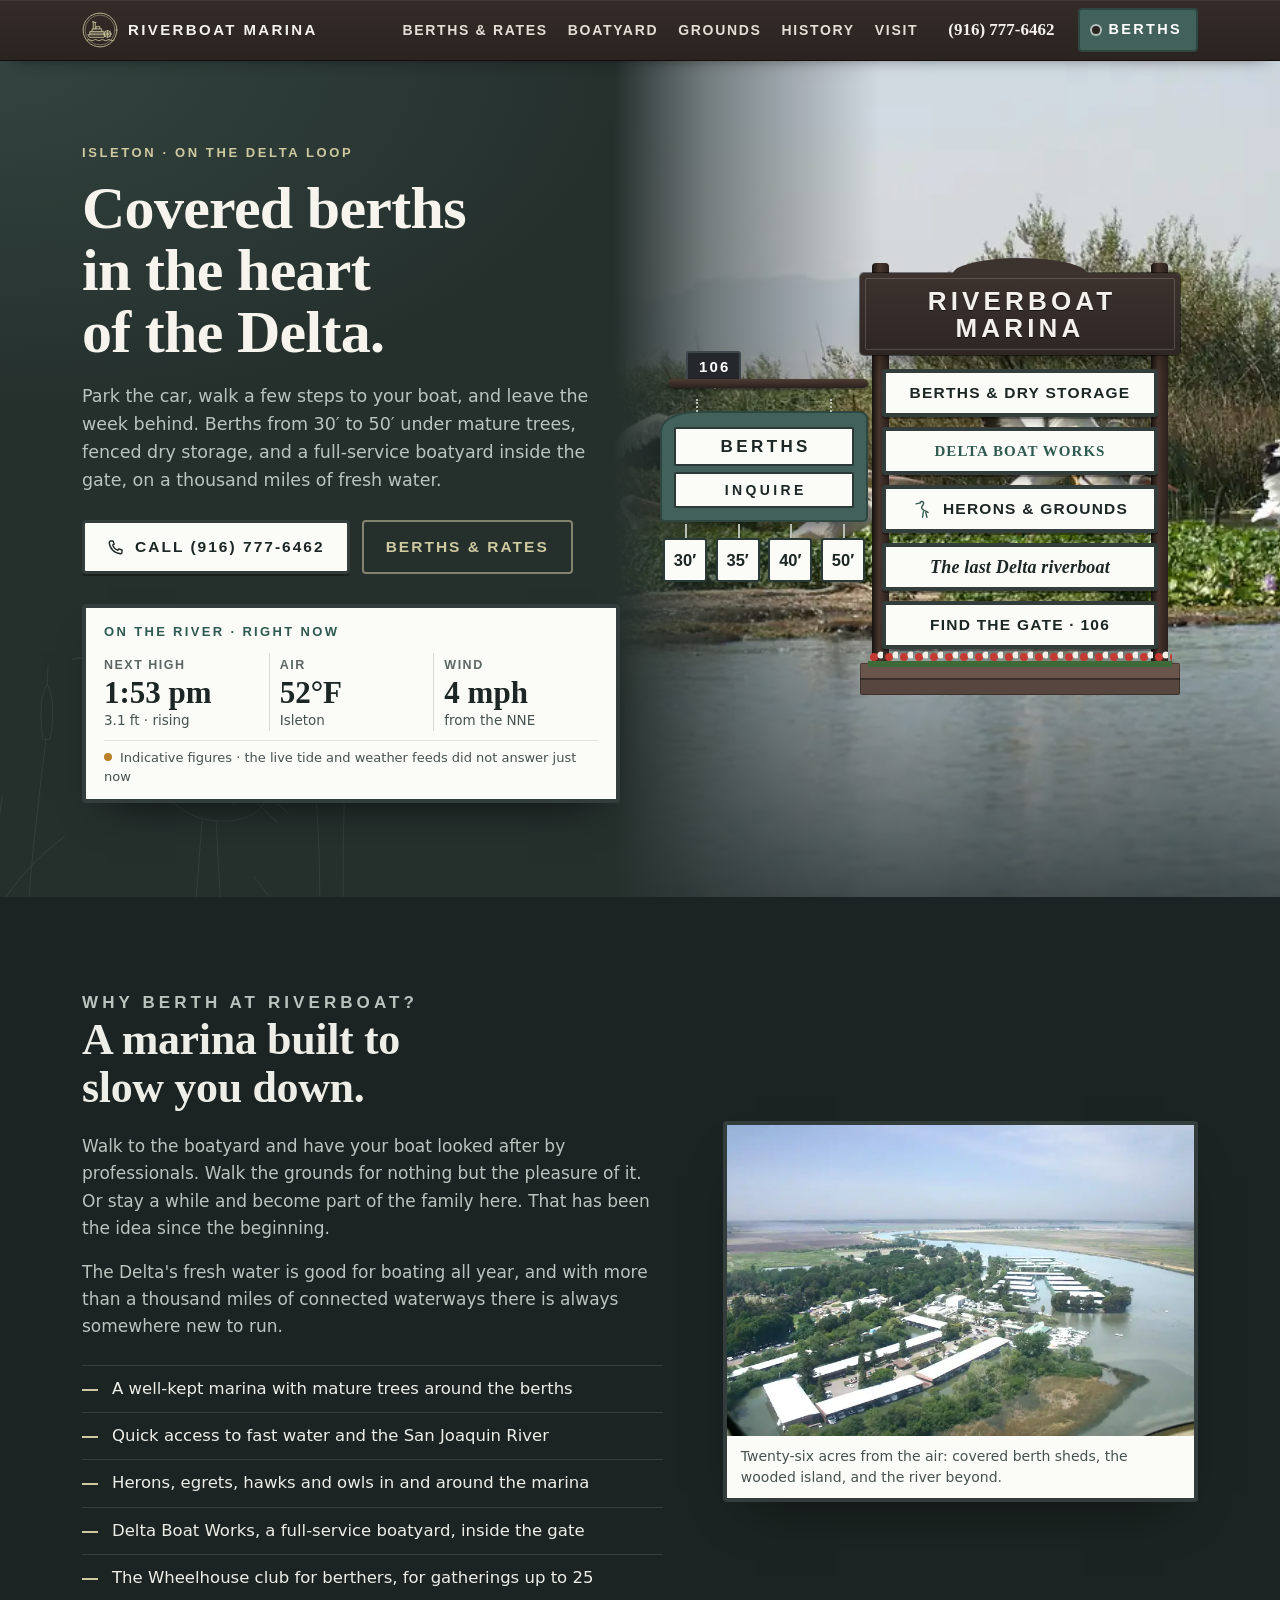
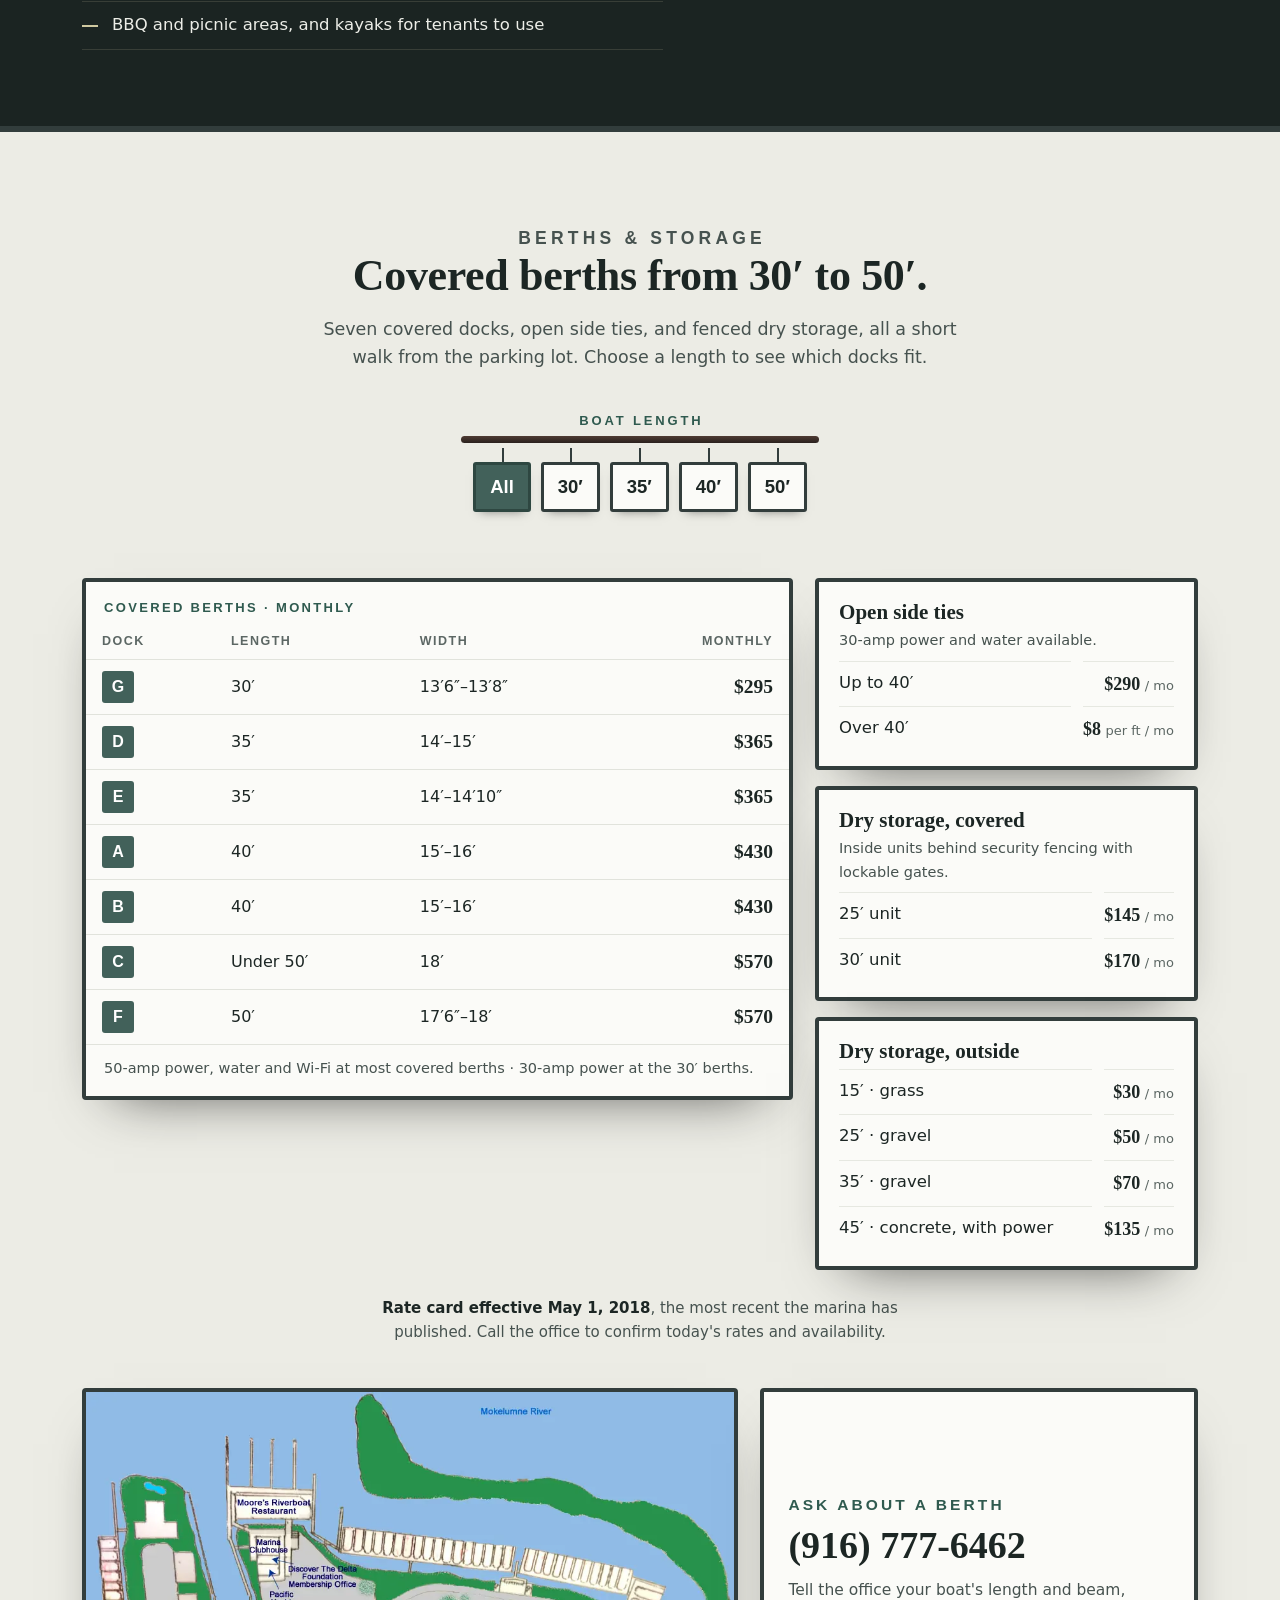
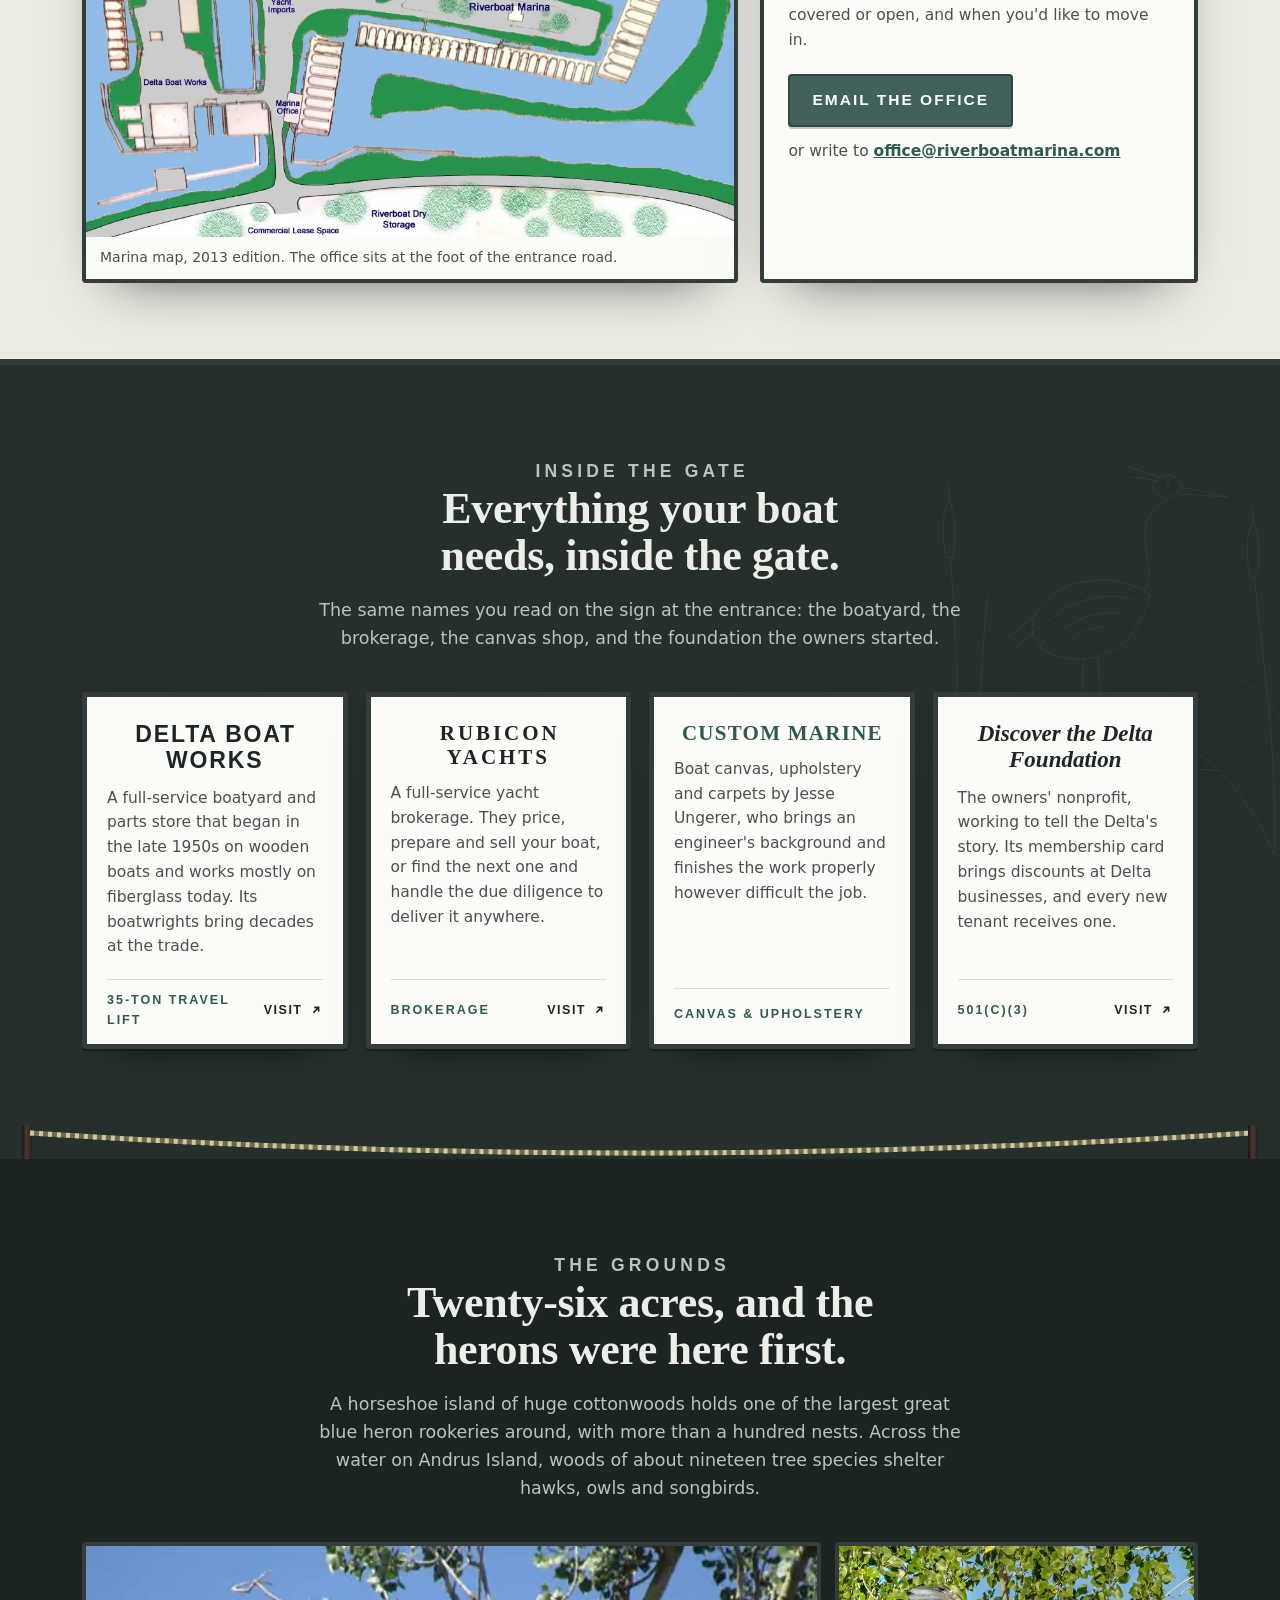
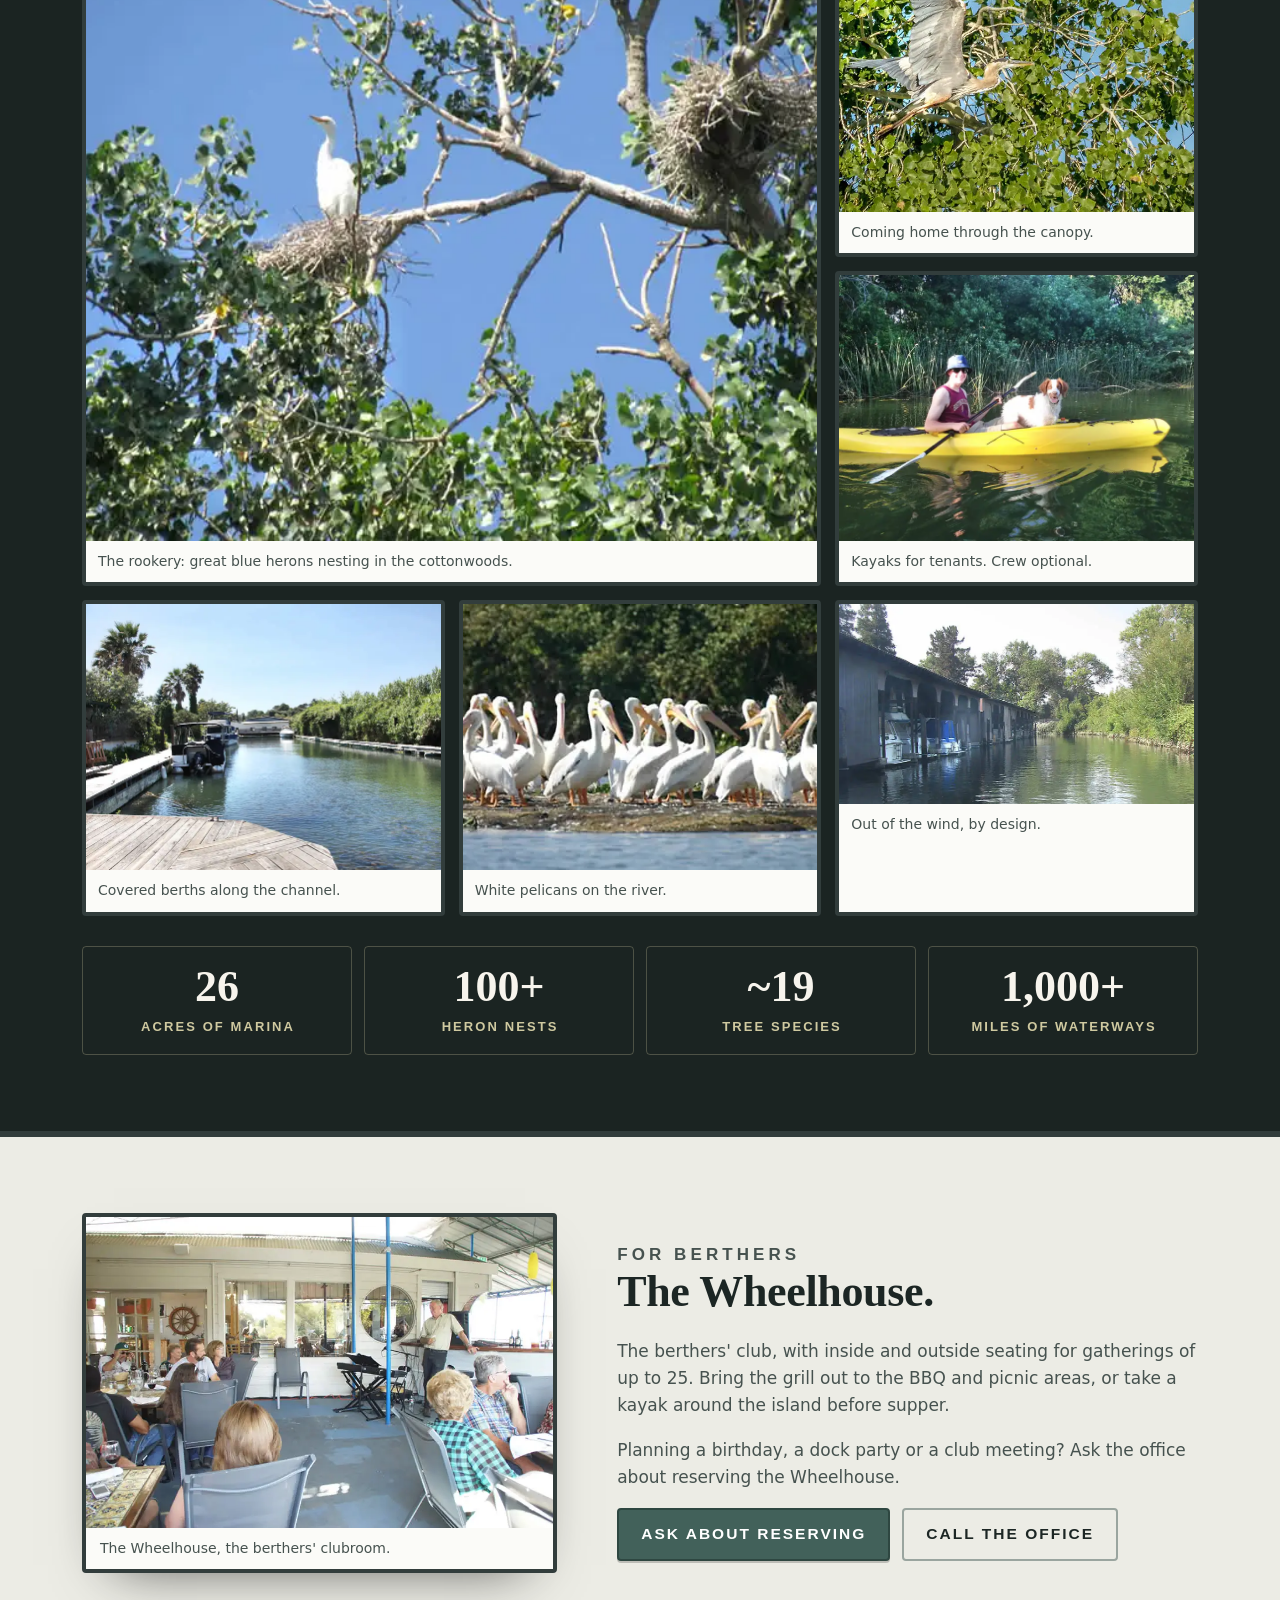
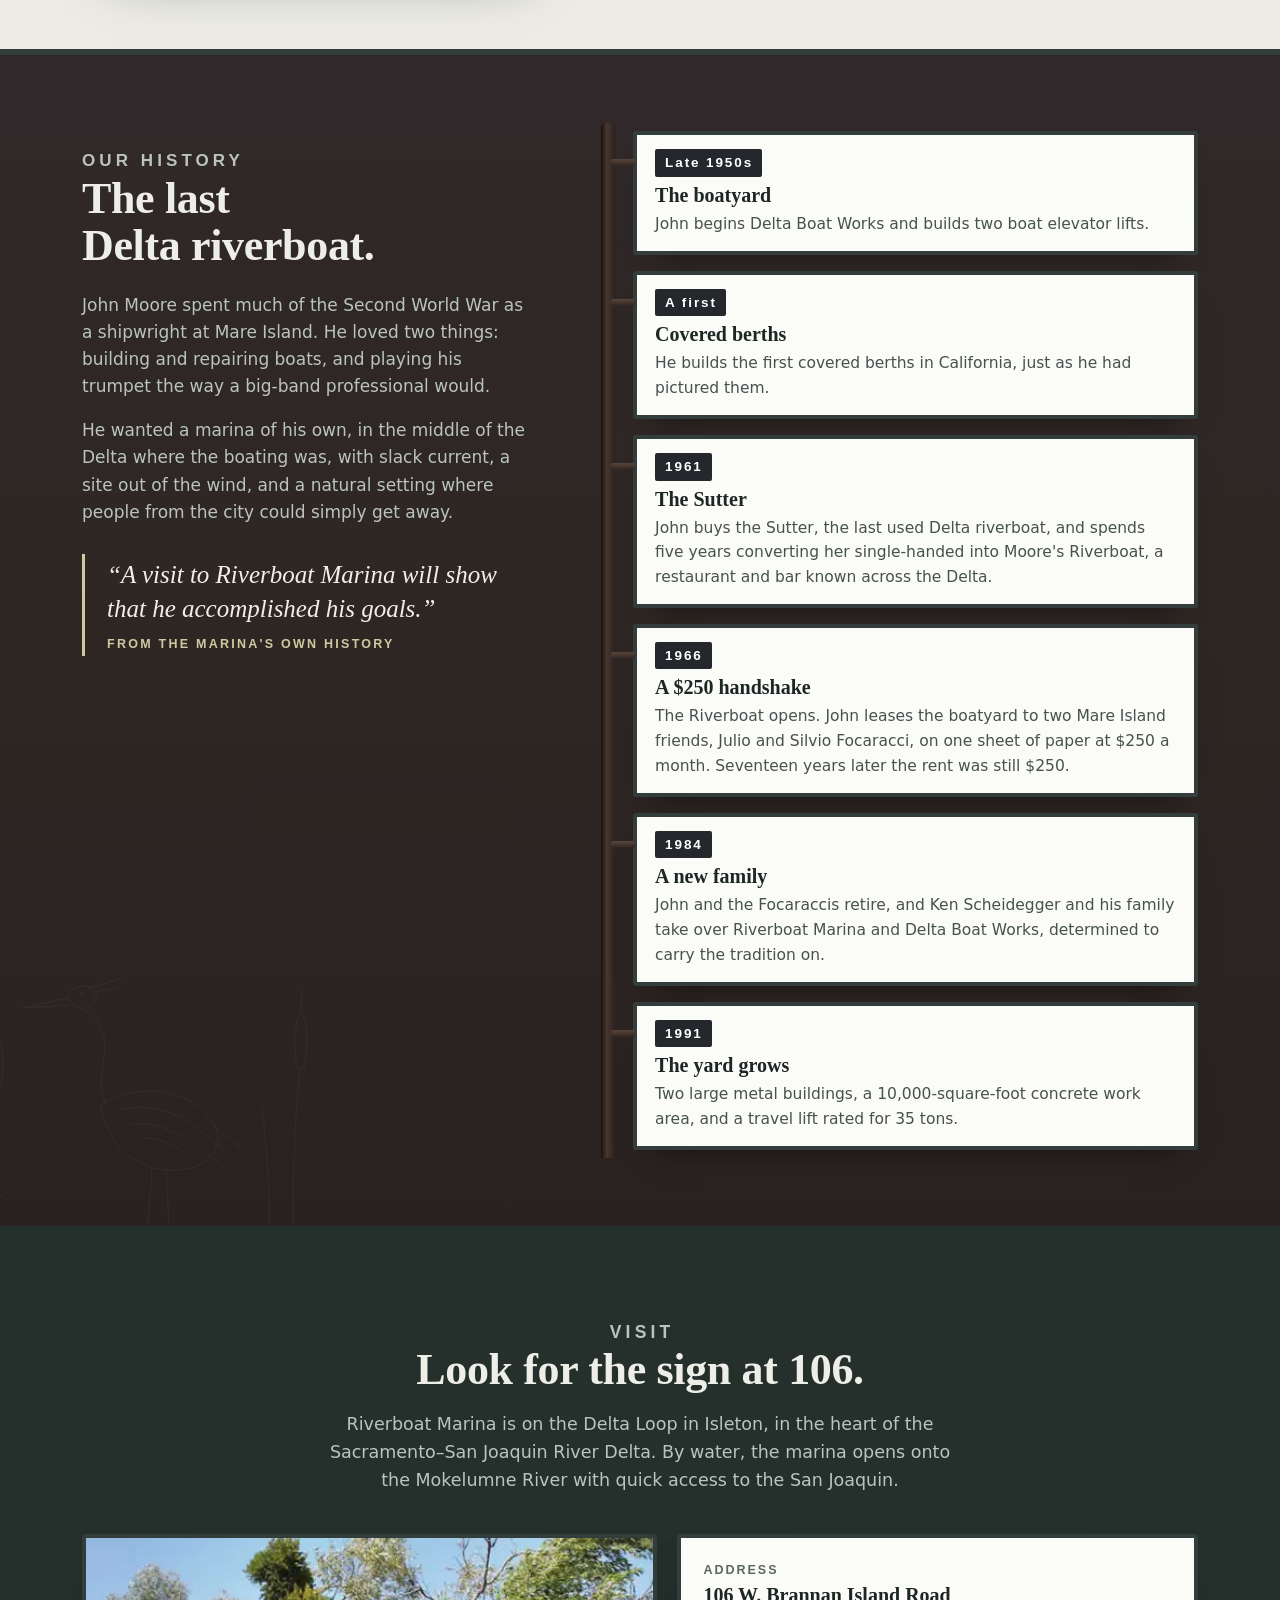
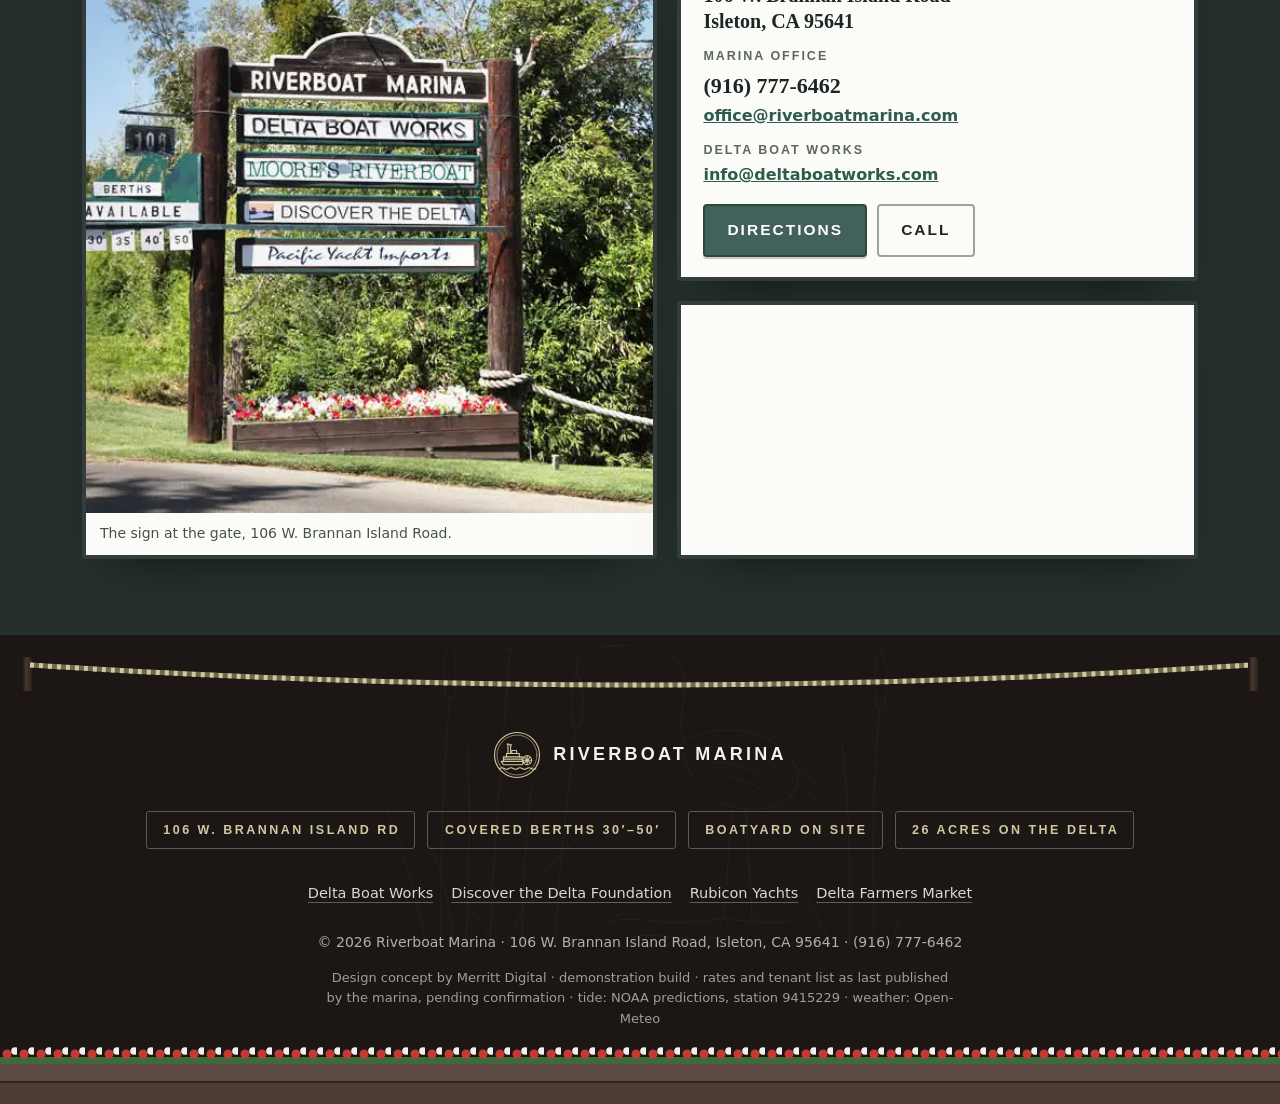
<file: index.html>
<!doctype html>
<html lang="en">
<head>
<meta charset="utf-8">
<meta name="viewport" content="width=device-width,initial-scale=1,viewport-fit=cover">
<title>Riverboat Marina · Covered Berths &amp; Dry Storage · Isleton, CA</title>
<meta name="description" content="Covered berths from 30′ to 50′, dry storage and a full-service boatyard on the Delta Loop in Isleton, California. Riverboat Marina, 106 W. Brannan Island Road.">
<meta name="theme-color" content="#2F2724">
<link rel="icon" href="data:image/svg+xml,%3Csvg xmlns='http://www.w3.org/2000/svg' viewBox='0 0 64 64'%3E%3Ccircle cx='32' cy='32' r='31' fill='%232F2724'/%3E%3Cg fill='none' stroke='%23CFC9A0' stroke-width='2.4' stroke-linejoin='round' stroke-linecap='round'%3E%3Cpath d='M9 41h32l-2 4.5H12z'/%3E%3Cpath d='M13 41v-7h26v7M17 34v-5h18v5M24 29v-4h7v4M19 29V17M23 29V18'/%3E%3Ccircle cx='46' cy='39' r='6'/%3E%3Cpath d='M46 33v12M40 39h12'/%3E%3C/g%3E%3C/svg%3E">
<style>
/* ================================================================
   RIVERBOAT MARINA — design language extracted from the entrance
   signpost at 106 W. Brannan Island Rd: stained-timber crown board,
   stacked white boards in spruce frames, the green BERTHS swing sign
   with hanging length tags, the 106 plate, the rope rail, the planter.
   Palette sampled from the client's own photo of that sign.
   ================================================================ */
:root{
  --timber:#2F2724; --timber-deep:#1C1614; --timber-hi:#4A372F;
  --field:#25302D;  --field-deep:#1B2422;  --frame:#323D3C;
  --sage:#42615A;   --sage-ink:#2F5A4F;    --sage-edge:#2E4741;
  --board:#FBFBF8;  --paper-ground:#ECECE5;
  --ink:#1C2624;    --ink-dim:#46524F;     --muted:#5C6764;
  --rope:#CFC9A0;   --line:#8FA39B;
  --on-field:#EDEEE8; --on-field-dim:#BAC4BF;
  --plate:#24282C;
  --sign:"Avenir Next Condensed","Arial Narrow","Nimbus Sans Narrow",sans-serif-condensed,"Helvetica Neue",Arial,sans-serif;
  --serif:"Iowan Old Style","Charter","Palatino Linotype",Palatino,"Book Antiqua",Georgia,serif;
  --slab:"Rockwell","Clarendon","Iowan Old Style",Georgia,serif;
  --sans:system-ui,-apple-system,"Segoe UI","Helvetica Neue",Arial,sans-serif;
  --settle:cubic-bezier(.22,.61,.36,1); --drama:cubic-bezier(.61,.04,.4,1);
}
*{box-sizing:border-box}
html{scroll-behavior:smooth;-webkit-text-size-adjust:100%}
body{margin:0;background:var(--field);color:var(--on-field);font-family:var(--sans);font-size:16.5px;line-height:1.6;overflow-x:hidden;-webkit-font-smoothing:antialiased}
img{max-width:100%;height:auto;display:block}
a{color:inherit}
p{margin:0 0 1em}
.wrap{max-width:1160px;margin:0 auto;padding:0 22px;position:relative;z-index:2}
header.site,section,footer{position:relative}
section,footer{overflow:hidden}
section{scroll-margin-top:60px}
.sr-only{position:absolute!important;width:1px;height:1px;padding:0;margin:-1px;overflow:hidden;clip:rect(0 0 0 0);white-space:nowrap;border:0}
.skip{position:absolute;left:12px;top:-60px;z-index:100;background:var(--board);color:var(--ink);padding:12px 16px;border-radius:4px;font-weight:600}
.skip:focus{top:10px}
:focus-visible{outline:3px solid var(--rope);outline-offset:3px}
.paper :focus-visible{outline-color:var(--sage)}

/* ---------- sign lettering (routed caps) ---------- */
.caps{font-family:var(--sign);font-weight:700;text-transform:uppercase;letter-spacing:.14em}

/* ---------- header: the crown board ---------- */
header.site{position:sticky;top:0;z-index:50;background:linear-gradient(180deg,#352C29,#2A2320);border-bottom:1px solid #120E0D;box-shadow:0 1px 0 rgba(255,255,255,.05) inset,0 8px 18px -14px rgba(0,0,0,.8)}
.head-in{display:flex;align-items:center;gap:8px;min-height:60px}
.brand{display:flex;align-items:center;gap:8px;min-width:0;min-height:44px;text-decoration:none;color:#F4F1EC;font-family:var(--sign);font-weight:700;font-size:13.5px;letter-spacing:.12em;text-transform:uppercase;white-space:nowrap}
.brand svg{width:32px;height:32px;color:var(--rope);flex:none}
.nav-inline{display:none;margin-left:auto}
.nav-inline a{display:inline-flex;align-items:center;min-height:44px;padding:0 10px;font-family:var(--sign);font-weight:700;font-size:14px;letter-spacing:.12em;text-transform:uppercase;color:#E2DED5;text-decoration:none}
.nav-inline a:hover,.nav-inline a:focus-visible{color:#fff;text-decoration:underline;text-decoration-color:var(--rope);text-underline-offset:7px;text-decoration-thickness:2px}
.tel{display:none;align-items:center;min-height:44px;padding:0 12px;font-family:var(--serif);font-weight:600;font-size:17px;color:#F4F1EC;text-decoration:none;white-space:nowrap}
.tag-cta{display:inline-flex;align-items:center;gap:8px;min-height:44px;margin-left:auto;padding:0 11px 0 10px;background:var(--sage);border:2px solid var(--sage-edge);border-radius:4px;color:#fff;font-family:var(--sign);font-weight:700;font-size:13.5px;letter-spacing:.14em;text-transform:uppercase;text-decoration:none;flex:none;transition:background-color .18s var(--settle),transform .18s var(--settle)}
.tag-cta::before{content:"";width:8px;height:8px;border-radius:50%;background:#2A2320;box-shadow:0 0 0 2px rgba(255,255,255,.6)}
.tag-cta:hover,.tag-cta:focus-visible{background:#4C7068}
.tag-cta:active{transform:translateY(1px)}
.menu{position:relative;flex:none}
.menu summary{list-style:none;display:flex;align-items:center;justify-content:center;width:44px;height:44px;border-radius:4px;border:2px solid rgba(207,201,160,.45);cursor:pointer;color:var(--rope)}
.menu summary::-webkit-details-marker{display:none}
.menu summary svg{width:20px;height:20px}
.menu[open] summary{background:rgba(207,201,160,.12)}
.menu nav{position:absolute;right:0;top:52px;width:min(78vw,280px);background:var(--board);border:4px solid var(--frame);border-radius:4px;padding:6px;box-shadow:0 22px 40px -18px rgba(0,0,0,.7)}
.menu nav a{display:flex;align-items:center;min-height:46px;padding:0 14px;color:var(--ink);text-decoration:none;font-family:var(--sign);font-weight:700;font-size:15px;letter-spacing:.12em;text-transform:uppercase;border-radius:2px}
.menu nav a+a{border-top:1px solid #E3E5DE}
.menu nav a:hover,.menu nav a:focus-visible{background:#EEF2EE}
@media(min-width:840px){
  .nav-inline{display:flex}
  .menu{display:none}
  .tel{display:inline-flex}
  .tag-cta{margin-left:4px;padding:0 14px 0 12px;font-size:14.5px;letter-spacing:.16em}
  .brand{gap:10px;font-size:15px;letter-spacing:.16em}
  .brand svg{width:36px;height:36px}
}

/* ---------- engraving (one motif, cropped & mirrored) ---------- */
.engraving{position:absolute;pointer-events:none;color:var(--line);opacity:.12;z-index:0}
.engraving svg{display:block}

/* ---------- hero ---------- */
.hero{background:radial-gradient(70% 60% at 0% 0%,#33433F 0%,rgba(51,67,63,0) 70%),var(--field);padding:0 0 56px}
.hero-photo{position:absolute;left:0;right:0;top:0;height:min(560px,128vw);z-index:0;margin:0}
.hero-photo img{width:100%;height:100%;object-fit:cover;object-position:52% 45%}
.hero-photo::after{content:"";position:absolute;inset:0;background:linear-gradient(180deg,rgba(27,36,34,.05) 0%,rgba(27,36,34,.18) 52%,rgba(37,48,45,.86) 86%,var(--field) 100%)}
.hero-grid{display:grid;gap:34px;padding-top:30px;grid-template-areas:"sign" "copy"}
.hero-copy{grid-area:copy}
.kicker{margin:0 0 14px;font-family:var(--sign);font-weight:700;font-size:13px;letter-spacing:.2em;text-transform:uppercase;color:var(--rope)}
.lede{margin:0 0 18px;font-family:var(--serif);font-weight:600;font-size:clamp(36px,5.6vw,60px);line-height:1.03;letter-spacing:-.012em;color:#F7F4ED;max-width:13ch;text-wrap:balance}
.dek{margin:0 0 26px;max-width:46ch;font-size:17.5px;color:var(--on-field-dim)}
.ctas{display:flex;flex-wrap:wrap;gap:12px}
.btn{display:inline-flex;align-items:center;justify-content:center;gap:10px;min-height:50px;padding:12px 22px;border-radius:4px;font-family:var(--sign);font-weight:700;font-size:15.5px;letter-spacing:.13em;text-transform:uppercase;text-decoration:none;cursor:pointer;transition:transform .18s var(--settle),box-shadow .18s var(--settle),background-color .18s var(--settle),border-color .18s var(--settle)}
.btn svg{width:18px;height:18px;flex:none}
.btn-board{background:var(--board);color:var(--ink);border:3px solid var(--frame);box-shadow:0 2px 0 rgba(0,0,0,.35)}
.btn-board:hover,.btn-board:focus-visible{transform:translateY(-2px);box-shadow:0 8px 18px -8px rgba(0,0,0,.55)}
.btn-board:active{transform:translateY(1px);box-shadow:0 1px 0 rgba(0,0,0,.35)}
.btn-rope{background:transparent;color:var(--rope);border:2px solid rgba(207,201,160,.55)}
.btn-rope:hover,.btn-rope:focus-visible{background:rgba(207,201,160,.1);border-color:var(--rope)}
.btn-rope:active{transform:translateY(1px)}
.btn-sage{background:var(--sage);color:#fff;border:2px solid var(--sage-edge);box-shadow:0 2px 0 rgba(0,0,0,.2)}
.btn-sage:hover,.btn-sage:focus-visible{background:#4C7068;transform:translateY(-2px)}
.btn-sage:active{transform:translateY(1px)}
.btn-line{background:transparent;color:var(--ink);border:2px solid #9AA59F}
.btn-line:hover,.btn-line:focus-visible{border-color:var(--ink);transform:translateY(-2px)}

/* the signpost */
.sign-wrap{grid-area:sign;display:flex;flex-direction:row-reverse;flex-wrap:wrap;justify-content:center;align-items:flex-start;gap:22px 0}
.signpost{position:relative;width:320px;max-width:100%;padding-top:22px;margin:0 auto}
.signpost::before,.signpost::after{content:"";position:absolute;top:12px;bottom:16px;width:17px;border-radius:4px 4px 0 0;background:linear-gradient(90deg,#171210,#4A372F 42%,#2A211E);z-index:1}
.signpost::before{left:12px}
.signpost::after{right:12px}
.crown{position:relative;z-index:2;margin:0 0 14px;padding:15px 12px 13px;background:linear-gradient(180deg,#3C332F,#2E2623);border-radius:4px;box-shadow:0 0 0 1px rgba(0,0,0,.45),0 16px 28px -16px rgba(0,0,0,.75)}
.crown::before{content:"";position:absolute;left:29%;right:29%;top:-15px;height:16px;background:#3C332F;border-radius:50% 50% 0 0/100% 100% 0 0}
.crown::after{content:"";position:absolute;inset:5px;border:1px solid rgba(243,240,238,.17);border-radius:2px;pointer-events:none}
.crown h1{margin:0;font-family:var(--sign);font-weight:700;font-size:26px;line-height:1.05;letter-spacing:.16em;text-indent:.16em;text-transform:uppercase;text-align:center;color:#F4F1EC;text-shadow:0 1px 0 rgba(0,0,0,.65)}
.boards{list-style:none;margin:0;padding:0}
.board{position:relative;z-index:2;display:flex;align-items:center;justify-content:center;gap:9px;min-height:48px;margin:0 22px 10px;padding:6px 12px;background:var(--board);color:var(--ink);text-decoration:none;text-align:center;line-height:1.15;border:4px solid var(--frame);border-radius:3px;box-shadow:0 2px 0 rgba(0,0,0,.3),0 10px 18px -12px rgba(0,0,0,.6);transition:transform .2s var(--settle),box-shadow .2s var(--settle)}
.board:hover,.board:focus-visible{transform:translateY(-2px);box-shadow:0 2px 0 rgba(0,0,0,.3),0 16px 22px -12px rgba(0,0,0,.65)}
.board:active{transform:translateY(1px)}
.board svg{width:22px;height:22px;flex:none;stroke:var(--sage-ink);fill:none;stroke-width:1.5;stroke-linecap:round;stroke-linejoin:round}
.b-heavy{font-family:var(--sign);font-weight:800;font-size:15.5px;letter-spacing:.08em;text-transform:uppercase}
.b-slab{font-family:var(--slab);font-weight:700;font-size:15px;letter-spacing:.07em;text-transform:uppercase;color:var(--sage-ink)}
.b-script{font-family:var(--serif);font-style:italic;font-weight:600;font-size:18px;letter-spacing:.01em}
.planter{position:relative;z-index:2;height:32px;margin:14px 0 0;border-radius:2px;background:linear-gradient(180deg,#6A554C 0 47%,#3A2E29 47% 53%,#574640 53% 100%);box-shadow:inset 0 0 0 1px rgba(0,0,0,.3)}
.planter::before{content:"";position:absolute;left:8px;right:8px;top:-13px;height:17px;background:url("data:image/svg+xml,%3Csvg xmlns='http://www.w3.org/2000/svg' width='15' height='17'%3E%3Crect y='11' width='15' height='6' fill='%233E6A3A'/%3E%3Ccircle cx='6' cy='7' r='4' fill='%23C23A31'/%3E%3Ccircle cx='13' cy='5' r='3.5' fill='%23F1EFE6'/%3E%3C/svg%3E") 0 0/15px 17px repeat-x;border-radius:6px 6px 0 0}

/* the BERTHS swing sign */
.swing{position:relative;width:208px;margin-right:-26px;padding-top:34px;align-self:center;z-index:3}
.swing .arm{position:absolute;top:14px;left:8px;right:0;height:9px;border-radius:5px;background:linear-gradient(180deg,#4F3B33,#2A211E);box-shadow:0 2px 3px rgba(0,0,0,.4)}
.swing .addr{position:absolute;top:-14px;left:26px;padding:2px 9px 2px 11px;background:var(--plate);border:2px solid #3D464D;border-radius:3px;color:#fff;font-family:var(--sign);font-weight:700;font-size:15px;letter-spacing:.14em}
.swing .addr::after{content:"";position:absolute;left:50%;bottom:-8px;height:6px;border-left:2px solid #8C918A}
.swing-body{transform-origin:50% -12px}
.swing-face{position:relative;margin-top:12px;padding:14px 12px 12px;background:var(--sage);border:2px solid var(--sage-edge);border-radius:36px 8px 5px 5px/20px 8px 5px 5px;box-shadow:0 14px 24px -12px rgba(0,0,0,.65)}
.swing-face::before,.swing-face::after{content:"";position:absolute;top:-14px;height:13px;border-left:2px dotted #B9BEB4}
.swing-face::before{left:34px}
.swing-face::after{right:34px}
.plate{display:block;padding:9px 4px;background:var(--board);color:var(--ink);border:2px solid #2B3A36;border-radius:2px;font-family:var(--sign);font-weight:800;font-size:17px;line-height:1;letter-spacing:.2em;text-indent:.2em;text-transform:uppercase;text-align:center}
.plate+.plate{margin-top:6px;font-size:14px;letter-spacing:.24em;text-indent:.24em}
.tags{display:flex;justify-content:space-between;gap:6px;margin-top:16px;padding:0 3px}
.tags a{position:relative;display:flex;align-items:center;justify-content:center;width:44px;height:44px;background:var(--board);color:var(--ink);border:2px solid #2B3A36;border-radius:3px;font-family:var(--sign);font-weight:800;font-size:16.5px;text-decoration:none;box-shadow:0 6px 10px -6px rgba(0,0,0,.65);transition:transform .18s var(--settle),background-color .18s}
.tags a::before{content:"";position:absolute;top:-16px;left:50%;height:14px;border-left:2px solid #B9BEB4}
.tags a:hover,.tags a:focus-visible{background:#fff;transform:translateY(2px)}

/* the live board */
.river{margin-top:30px;max-width:540px;padding:14px 18px 12px;background:var(--board);color:var(--ink);border:4px solid var(--frame);border-radius:4px;box-shadow:0 22px 44px -26px rgba(0,0,0,.8)}
.river .label{display:flex;justify-content:space-between;align-items:baseline;gap:10px;font-family:var(--sign);font-weight:700;font-size:13px;letter-spacing:.18em;text-transform:uppercase;color:var(--sage-ink)}
.figs{display:grid;grid-template-columns:repeat(3,minmax(0,1fr));margin:10px 0 9px}
.fig{padding:2px 10px;min-width:0}
.fig+.fig{border-left:1px solid #D9DCD3}
.fig:first-child{padding-left:0}
.fig .k{font-family:var(--sign);font-weight:700;font-size:12.5px;letter-spacing:.12em;text-transform:uppercase;color:var(--muted)}
.fig .v{font-family:var(--serif);font-weight:600;font-size:clamp(23px,5.6vw,31px);line-height:1.15;white-space:nowrap}
.fig .s{font-size:13.5px;line-height:1.35;color:var(--ink-dim)}
.status{min-height:calc(2.9em + 8px);padding-top:8px;border-top:1px solid #E1E3DC;font-size:13px;line-height:1.45;color:var(--ink-dim)}
.dot{display:inline-block;width:8px;height:8px;margin-right:8px;border-radius:50%;background:#B9822A;vertical-align:1px}
.dot.live{background:#2C8F63}

@media(min-width:840px){
  .hero-photo{left:auto;width:52%;height:100%}
  .hero-photo::after{background:linear-gradient(90deg,var(--field) 0%,rgba(37,48,45,.55) 14%,rgba(37,48,45,0) 40%),linear-gradient(0deg,rgba(27,36,34,.72) 0%,rgba(27,36,34,0) 34%)}
  .hero-grid{grid-template-columns:minmax(0,1fr) minmax(0,1fr);grid-template-areas:"copy sign";align-items:center;gap:40px;padding-top:44px;min-height:min(780px,calc(100vh - 60px))}
}

/* ---------- section grammar ---------- */
.sec{padding:76px 0}
.sec-head{max-width:740px;margin:0 auto 40px;text-align:center;position:relative;z-index:2}
.sec-head .kicker{letter-spacing:.24em;text-indent:.24em}
.sec-head h2{margin:0;font-family:var(--serif);font-weight:600;font-size:clamp(30px,4.6vw,44px);line-height:1.08;letter-spacing:-.008em;text-wrap:balance}
.sec-head p{max-width:58ch;margin:16px auto 0;font-size:17.5px;color:var(--on-field-dim)}
.sec-head.left{text-align:left;margin:0 0 22px}
.sec-head.left .kicker{text-indent:0}
.sec-head.left p{margin-left:0}
.deep{background:var(--field-deep)}
.paper{background:var(--paper-ground);color:var(--ink);border-top:6px solid var(--frame);border-bottom:6px solid var(--frame)}
.paper .kicker{color:var(--sage-ink)}
.paper .sec-head p{color:var(--ink-dim)}
.timber{background:linear-gradient(180deg,#30282A 0%,var(--timber) 40%,#2A2220 100%)}
.win{position:relative;z-index:2;background:var(--board);color:var(--ink);border:4px solid var(--frame);border-radius:4px;box-shadow:0 24px 54px -32px rgba(0,0,0,.7);overflow:hidden}
.win figcaption,.cap{padding:10px 14px 11px;font-size:14px;line-height:1.45;color:var(--ink-dim)}
.photo-win{margin:0}
.photo-win img{width:100%;aspect-ratio:3/2;object-fit:cover}
.split{display:grid;gap:36px;align-items:center}
@media(min-width:840px){.split{grid-template-columns:1.1fr .9fr;gap:60px}.split.flip{grid-template-columns:.9fr 1.1fr}}

/* rope rail divider */
.rail{position:relative;height:34px;margin:0 22px;z-index:2}
.rail::before,.rail::after{content:"";position:absolute;top:0;width:10px;height:34px;border-radius:3px 3px 0 0;background:linear-gradient(90deg,#171210,#4A372F 42%,#2A211E)}
.rail::before{left:0}.rail::after{right:0}
.rail svg{position:absolute;left:8px;right:8px;top:6px;width:calc(100% - 16px);height:24px;overflow:visible}

/* ---------- why ---------- */
.assure{list-style:none;margin:24px 0 0;padding:0}
.assure li{position:relative;padding:10px 0 10px 30px;border-top:1px solid rgba(207,201,160,.16)}
.assure li:last-child{border-bottom:1px solid rgba(207,201,160,.16)}
.assure li::before{content:"";position:absolute;left:0;top:23px;width:16px;height:2px;background:var(--rope)}
.why-body p{color:var(--on-field-dim);font-size:17px}

/* ---------- berths ---------- */
.berth-board{position:relative;z-index:2}
.sizes{border:0;margin:0 0 30px;padding:0;text-align:center}
.sizes legend{width:100%;padding:0;margin:0 0 4px;font-family:var(--sign);font-weight:700;font-size:13px;letter-spacing:.22em;text-indent:.22em;text-transform:uppercase;color:var(--sage-ink)}
.tagrow{position:relative;display:inline-flex;flex-wrap:wrap;justify-content:center;gap:10px;padding:14px 12px 0}
.tagrow::before{content:"";position:absolute;top:0;left:0;right:0;height:7px;border-radius:4px;background:linear-gradient(180deg,#4F3B33,#2A211E)}
.sizes input{position:absolute;opacity:0;width:1px;height:1px;pointer-events:none}
.sizes label{position:relative;display:inline-flex;align-items:center;justify-content:center;min-width:56px;min-height:50px;margin-top:12px;padding:0 14px;background:var(--board);color:var(--ink);border:3px solid var(--frame);border-radius:3px;font-family:var(--sign);font-weight:800;font-size:18.5px;cursor:pointer;box-shadow:0 6px 10px -7px rgba(0,0,0,.5);transition:transform .18s var(--settle),background-color .18s var(--settle),color .18s}
.sizes label::before{content:"";position:absolute;top:-17px;left:50%;height:14px;border-left:2px solid var(--frame)}
.sizes label:hover{transform:translateY(2px)}
.sizes input:checked+label{background:var(--sage);border-color:var(--sage-edge);color:#fff}
.sizes input:focus-visible+label{outline:3px solid var(--sage);outline-offset:3px}
.fit{min-height:1.6em;margin:12px 0 0;font-size:15px;color:var(--ink-dim)}
.rates-grid{display:grid;gap:22px;align-items:start}
@media(min-width:840px){.rates-grid{grid-template-columns:1.3fr .7fr}}
.docks{width:100%;border-collapse:collapse;font-size:16px}
.docks caption{caption-side:top;padding:16px 18px 10px;text-align:left;font-family:var(--sign);font-weight:700;font-size:13px;letter-spacing:.18em;text-transform:uppercase;color:var(--sage-ink)}
.docks th,.docks td{padding:11px clamp(8px,2.4vw,16px);text-align:left;border-top:1px solid #E1E3DC;vertical-align:middle}
.docks thead th{border-top:0;padding-top:2px;padding-bottom:8px;font-family:var(--sign);font-weight:700;font-size:12.5px;letter-spacing:.12em;text-transform:uppercase;color:var(--muted)}
.docks .num{text-align:right}
.docks .price{font-family:var(--serif);font-weight:600;font-size:19.5px;white-space:nowrap}
.docks td{white-space:nowrap}
.docks tbody tr{transition:opacity .2s var(--settle),background-color .2s}
.dock{display:inline-flex;align-items:center;justify-content:center;width:32px;height:32px;border-radius:3px;background:var(--sage);color:#fff;font-family:var(--sign);font-weight:800;font-size:16px}
.berth-board:has(#len-30:checked) .docks tbody tr:not([data-len="30"]),
.berth-board:has(#len-35:checked) .docks tbody tr:not([data-len="35"]),
.berth-board:has(#len-40:checked) .docks tbody tr:not([data-len="40"]),
.berth-board:has(#len-50:checked) .docks tbody tr:not([data-len="50"]){opacity:.3}
.berth-board:has(#len-30:checked) .docks tbody tr[data-len="30"],
.berth-board:has(#len-35:checked) .docks tbody tr[data-len="35"],
.berth-board:has(#len-40:checked) .docks tbody tr[data-len="40"],
.berth-board:has(#len-50:checked) .docks tbody tr[data-len="50"]{background:#EAF0EB}
.util{margin:0;padding:12px 18px 16px;border-top:1px solid #E1E3DC;font-size:14.5px;color:var(--ink-dim)}
.rate-cards{display:grid;gap:16px}
.rate-card{padding:18px 20px 14px}
.rate-card h3{margin:0 0 4px;font-family:var(--serif);font-weight:600;font-size:21px;line-height:1.2}
.rate-card .note{margin:0 0 8px;font-size:14.5px;color:var(--ink-dim)}
.rate-card dl{margin:0;display:grid;grid-template-columns:1fr auto;column-gap:12px}
.rate-card dt,.rate-card dd{margin:0;padding:8px 0;border-top:1px solid #E6E8E1}
.rate-card dd{font-family:var(--serif);font-weight:600;font-size:18px;text-align:right;white-space:nowrap}
.rate-card dd small{font-family:var(--sans);font-weight:400;font-size:13px;color:var(--muted)}
.rate-note{max-width:62ch;margin:26px auto 0;text-align:center;font-size:15px;color:var(--ink-dim)}
.rate-note strong{color:var(--ink)}
.inquire-grid{display:grid;gap:22px;margin-top:44px;align-items:stretch}
@media(min-width:840px){.inquire-grid{grid-template-columns:1.2fr .8fr}}
.map-win img{width:100%;aspect-ratio:1017/699;object-fit:cover}
.ask{padding:26px 24px 24px;display:flex;flex-direction:column;justify-content:center}
.ask .kicker{color:var(--sage-ink);margin-bottom:6px}
.phone-fig{display:inline-flex;align-items:center;min-height:44px;margin:0 0 10px;font-family:var(--serif);font-weight:600;font-size:clamp(30px,6vw,38px);line-height:1.1;color:var(--ink);text-decoration:none}
.phone-fig:hover,.phone-fig:focus-visible{text-decoration:underline;text-decoration-color:var(--sage);text-underline-offset:6px}
.ask p{color:var(--ink-dim);font-size:15.5px}
.ask .btns{display:flex;flex-wrap:wrap;gap:10px;margin-top:6px}
.mail-line{margin-top:12px;font-size:14.5px;color:var(--ink-dim)}
.mail-line a{color:var(--sage-ink);font-weight:600}

/* ---------- inside the gate ---------- */
.tenants{display:grid;gap:18px;grid-template-columns:repeat(auto-fit,minmax(min(100%,300px),1fr));position:relative;z-index:2}
@media(min-width:840px){.tenants{grid-template-columns:repeat(4,minmax(0,1fr))}}
.tenant{display:flex;flex-direction:column;padding:24px 20px 6px;background:var(--board);color:var(--ink);border:5px solid var(--frame);border-radius:4px;box-shadow:0 2px 0 rgba(0,0,0,.3),0 22px 40px -28px rgba(0,0,0,.75)}
.tenant h3{margin:0 0 12px;text-align:center;line-height:1.15}
.tenant p{flex:1;font-size:15.5px;color:var(--ink-dim)}
.t-heavy{font-family:var(--sign);font-weight:800;font-size:23px;letter-spacing:.08em;text-indent:.08em;text-transform:uppercase}
.t-roman{font-family:var(--serif);font-weight:600;font-size:21px;letter-spacing:.14em;text-indent:.14em;text-transform:uppercase}
.t-slab{font-family:var(--slab);font-weight:700;font-size:21px;letter-spacing:.06em;text-indent:.06em;text-transform:uppercase;color:var(--sage-ink)}
.t-script{font-family:var(--serif);font-style:italic;font-weight:600;font-size:23px}
.tenant .tag{display:flex;align-items:center;justify-content:space-between;gap:10px;min-height:50px;margin-top:4px;padding:8px 0 6px;border-top:1px solid #DADDD5;font-family:var(--sign);font-weight:700;font-size:12.5px;letter-spacing:.16em;text-transform:uppercase;color:var(--sage-ink)}
.tenant .tag a{display:inline-flex;align-items:center;gap:6px;min-height:44px;color:var(--ink);text-decoration:none;letter-spacing:.12em}
.tenant .tag a:hover,.tenant .tag a:focus-visible{text-decoration:underline;text-underline-offset:5px}
.tenant .tag svg{width:14px;height:14px;stroke:currentColor;fill:none;stroke-width:1.8}

/* ---------- grounds ---------- */
.mosaic{display:grid;gap:12px;grid-template-columns:repeat(2,minmax(0,1fr));position:relative;z-index:2}
.mosaic .big,.mosaic .span-sm{grid-column:span 2}
.mosaic .big img,.mosaic .span-sm img{aspect-ratio:16/9}
.mosaic figure{margin:0;display:flex;flex-direction:column;background:var(--board);border:4px solid var(--frame);border-radius:4px;overflow:hidden}
.mosaic img{width:100%;aspect-ratio:4/3;object-fit:cover}
.mosaic figcaption{padding:9px 12px 10px;font-size:14px;color:var(--ink-dim)}
@media(min-width:840px){
  .mosaic{grid-template-columns:repeat(3,minmax(0,1fr));gap:14px}
  .mosaic .span-sm{grid-column:auto}
  .mosaic .big{grid-column:span 2;grid-row:span 2}
  .mosaic .big img{flex:1;min-height:0;aspect-ratio:auto;height:100%}
}
.facts{display:grid;gap:12px;grid-template-columns:repeat(auto-fit,minmax(min(100%,150px),1fr));margin-top:30px;position:relative;z-index:2}
.fact{padding:18px 18px 16px;text-align:center;border:1px solid rgba(207,201,160,.28);border-radius:4px}
.fact b{display:block;font-family:var(--serif);font-weight:600;font-size:clamp(34px,6vw,44px);line-height:1;color:#F7F4ED}
.fact span{display:block;margin-top:8px;font-family:var(--sign);font-weight:700;font-size:13px;letter-spacing:.16em;text-indent:.16em;text-transform:uppercase;color:var(--rope)}

/* ---------- wheelhouse ---------- */
.wheel-copy p{color:var(--ink-dim);font-size:17px}

/* ---------- history ---------- */
.hist-grid{display:grid;gap:40px}
@media(min-width:840px){.hist-grid{grid-template-columns:.85fr 1.15fr;gap:64px;align-items:start}}
.hist-intro p{color:var(--on-field-dim);font-size:17px}
.pull{margin:28px 0 0;padding:4px 0 4px 22px;border-left:3px solid var(--rope);font-family:var(--serif);font-style:italic;font-size:clamp(21px,2.6vw,25px);line-height:1.35;color:#F3EFE6}
.pull cite{display:block;margin-top:10px;font-family:var(--sign);font-style:normal;font-weight:700;font-size:12.5px;letter-spacing:.18em;text-transform:uppercase;color:var(--rope)}
.timeline{position:relative;list-style:none;margin:0;padding:0 0 0 40px}
.timeline::before{content:"";position:absolute;left:8px;top:-8px;bottom:-8px;width:14px;border-radius:4px 4px 0 0;background:linear-gradient(90deg,#171210,#4A372F 42%,#2A211E)}
.timeline li{position:relative;margin:0 0 16px;padding:14px 18px 14px;background:var(--board);color:var(--ink);border:4px solid var(--frame);border-radius:3px;box-shadow:0 16px 30px -22px rgba(0,0,0,.8)}
.timeline li:last-child{margin-bottom:0}
.timeline li::before{content:"";position:absolute;left:-26px;top:24px;width:24px;height:7px;border-radius:2px;background:linear-gradient(180deg,#5A453C,#2F2522)}
.year{display:inline-block;margin-bottom:6px;padding:3px 9px 3px 10px;background:var(--plate);color:#fff;border-radius:2px;font-family:var(--sign);font-weight:700;font-size:13.5px;letter-spacing:.14em}
.timeline h3{margin:0 0 4px;font-family:var(--serif);font-weight:600;font-size:20px;line-height:1.25}
.timeline p{margin:0;font-size:15.5px;color:var(--ink-dim)}

/* ---------- visit ---------- */
.visit-grid{display:grid;gap:20px;position:relative;z-index:2}
@media(min-width:840px){.visit-grid{grid-template-columns:1.05fr .95fr;align-items:stretch}}
.gate-win{display:flex;flex-direction:column}
.gate-win img{width:100%;flex:1;min-height:0;aspect-ratio:3/2;object-fit:cover}
@media(min-width:840px){.gate-win img{aspect-ratio:auto;height:100%}}
.visit-side{display:grid;gap:20px;align-content:start}
.info{padding:22px 22px 20px}
.info dl{margin:0 0 16px}
.info dt{margin-top:12px;font-family:var(--sign);font-weight:700;font-size:12.5px;letter-spacing:.16em;text-transform:uppercase;color:var(--muted)}
.info dt:first-child{margin-top:0}
.info dd{margin:2px 0 0;font-size:16px}
.info .addr-fig{font-family:var(--serif);font-weight:600;font-size:20px;line-height:1.3}
.info dd a{color:var(--sage-ink);font-weight:600}
.info .phone{font-family:var(--serif);font-size:22px;color:var(--ink);text-decoration:none}
.info .btns{display:flex;flex-wrap:wrap;gap:10px}
.map-frame iframe{display:block;width:100%;height:250px;border:0;filter:saturate(.8)}

/* ---------- footer: planter & hallmarks ---------- */
footer{background:var(--timber-deep);padding:0 0 0}
.foot-in{padding:40px 0 30px;text-align:center}
.foot-brand{display:inline-flex;align-items:center;gap:12px;color:#F4F1EC;font-family:var(--sign);font-weight:700;font-size:18px;letter-spacing:.18em;text-transform:uppercase}
.foot-brand svg{width:48px;height:48px;color:var(--rope)}
.hallmarks{display:flex;flex-wrap:wrap;justify-content:center;gap:12px;margin:24px 0 22px;padding:0;list-style:none}
.hallmarks li{padding:8px 14px 8px calc(14px + .2em);border:1px solid rgba(207,201,160,.38);border-radius:3px;font-family:var(--sign);font-weight:700;font-size:12.5px;letter-spacing:.2em;text-transform:uppercase;color:var(--rope)}
.foot-links{display:flex;flex-wrap:wrap;justify-content:center;gap:4px 18px;margin:0 0 16px}
.foot-links a{display:inline-flex;align-items:center;min-height:44px;color:#DCD8CE;font-size:14.5px;text-decoration:underline;text-decoration-color:rgba(207,201,160,.4);text-underline-offset:4px}
.foot-links a:hover,.foot-links a:focus-visible{color:#fff;text-decoration-color:var(--rope)}
.fine{margin:0;font-size:14px;color:#B4AFA6}
.demo-note{margin:14px auto 0;max-width:76ch;font-size:13px;line-height:1.6;color:#A39E94}
.planter-band{height:44px;position:relative;background:linear-gradient(180deg,#5E4A42 0 48%,#2E2420 48% 52%,#4E3D36 52% 100%)}
.planter-band::before{content:"";position:absolute;left:0;right:0;top:-14px;height:18px;background:url("data:image/svg+xml,%3Csvg xmlns='http://www.w3.org/2000/svg' width='17' height='18'%3E%3Crect y='11' width='17' height='7' fill='%233E6A3A'/%3E%3Ccircle cx='7' cy='8' r='4.5' fill='%23C23A31'/%3E%3Ccircle cx='15' cy='5' r='3.8' fill='%23F1EFE6'/%3E%3C/svg%3E") 0 0/17px 18px repeat-x}

/* ---------- motion (enhancement only; page is complete without it) ---------- */
@media (prefers-reduced-motion:no-preference){
  .swing-body{animation:sway 1.9s var(--settle) .35s both}
  @keyframes sway{0%{transform:rotate(-7deg)}34%{transform:rotate(4deg)}58%{transform:rotate(-2deg)}78%{transform:rotate(.8deg)}100%{transform:rotate(0)}}
  @supports (animation-timeline:view()){
    .reveal{animation:rise linear both;animation-timeline:view();animation-range:entry 0% entry 55%}
    @keyframes rise{from{opacity:0;transform:translateY(26px)}}
  }
}
@media (prefers-reduced-motion:reduce){html{scroll-behavior:auto}*{transition:none!important}}
</style>
</head>
<body>
<a class="skip" href="#main">Skip to content</a>

<!-- one engraved motif (tules + great blue heron), reused by crop -->
<svg width="0" height="0" style="position:absolute" aria-hidden="true" focusable="false">
  <defs>
    <g id="motif" fill="none" stroke="currentColor" stroke-width="1" stroke-linecap="round" stroke-linejoin="round">
      <path d="M60 560C62 470 58 380 70 252M84 560C86 480 92 400 88 300M110 560C108 470 118 360 130 204M140 560C144 500 140 430 152 340M176 560C172 480 184 380 196 282M470 560C468 480 474 400 462 300M494 560C496 470 488 380 500 262"/>
      <path d="M66 252C62 230 64 205 70 196C76 205 78 230 74 252ZM126 204C122 178 124 150 131 142C138 150 140 178 135 204ZM193 282C189 258 191 236 197 228C203 236 205 258 200 282ZM497 262C493 238 495 214 501 206C507 214 509 238 504 262Z"/>
      <path d="M70 196L71 174M131 142L132 118M197 228L198 208M501 206L502 184"/>
      <path d="M60 560C40 470 30 420 6 360M110 560C130 470 160 420 214 380M140 560C120 500 98 470 70 440M176 560C200 500 236 470 262 450M470 560C450 490 430 450 404 420M494 560C510 500 520 470 532 440M84 560C70 500 74 450 50 400"/>
      <path d="M300 300C330 276 392 280 414 318C426 340 410 362 378 364C344 366 312 350 300 300Z"/>
      <path d="M318 304C348 296 384 306 406 330M330 318C352 316 372 322 390 336M344 332C360 332 374 338 384 348"/>
      <path d="M414 320L444 344M410 332L438 356M402 342L428 366"/>
      <path d="M306 298C292 272 314 244 300 220C290 202 274 204 268 192"/>
      <path d="M268 192C270 178 290 176 296 188C298 194 294 200 286 202"/>
      <path d="M290 182L322 172M292 186L318 182M268 192L222 202L270 199"/>
      <circle cx="282" cy="188" r="1.6"/>
      <path d="M352 364L344 470M366 364L372 470M344 470L326 478M344 470L350 480M344 470L338 482M372 470L390 478M372 470L366 481"/>
      <path d="M230 476C260 470 290 482 320 476C350 470 380 482 410 476M250 492C280 486 310 498 340 492M300 506C320 502 340 510 360 506M20 520C50 514 80 526 110 520"/>
    </g>
    <g id="crest" fill="none" stroke="currentColor" stroke-linejoin="round" stroke-linecap="round">
      <circle cx="32" cy="32" r="30" stroke-width="1.5"/>
      <circle cx="32" cy="32" r="26.6" stroke-width=".8"/>
      <g stroke-width="1.5">
        <path d="M11 40.5H41L39 45H14Z"/>
        <path d="M14 40.5V34.5H39V40.5M14 37.5H39"/>
        <path d="M18 34.5V30H35V34.5M25 30V26H31.5V30"/>
        <path d="M20 30V17.5M23.5 30V18.5M18.8 17.5H21.2M22.3 18.5H24.7"/>
        <circle cx="45.5" cy="39" r="6"/>
        <path d="M45.5 33V45M39.5 39H51.5M41.3 34.8L49.7 43.2M49.7 34.8L41.3 43.2"/>
        <path d="M9 50Q12 48 15 50T21 50T27 50T33 50T39 50T45 50T51 50T57 50"/>
      </g>
    </g>
  </defs>
</svg>

<header class="site">
  <div class="wrap head-in">
    <a class="brand" href="#top" aria-label="Riverboat Marina, back to top">
      <svg viewBox="0 0 64 64" aria-hidden="true"><use href="#crest"/></svg>
      <span>Riverboat Marina</span>
    </a>
    <nav class="nav-inline" aria-label="Primary">
      <a href="#berths">Berths &amp; rates</a>
      <a href="#yard">Boatyard</a>
      <a href="#grounds">Grounds</a>
      <a href="#history">History</a>
      <a href="#visit">Visit</a>
    </nav>
    <a class="tel" href="tel:+19167776462">(916) 777-6462</a>
    <a class="tag-cta" href="#berths">Berths</a>
    <details class="menu">
      <summary aria-label="Open menu"><svg viewBox="0 0 24 24" fill="none" stroke="currentColor" stroke-width="2" stroke-linecap="round" aria-hidden="true"><path d="M4 7h16M4 12h16M4 17h16"/></svg></summary>
      <nav aria-label="Menu">
        <a href="#berths">Berths &amp; rates</a>
        <a href="#yard">Boatyard</a>
        <a href="#grounds">Grounds</a>
        <a href="#wheelhouse">The Wheelhouse</a>
        <a href="#history">History</a>
        <a href="#visit">Visit</a>
        <a href="tel:+19167776462">Call (916) 777-6462</a>
      </nav>
    </details>
  </div>
</header>

<main id="main">

<!-- ================= HERO: the sign at the gate ================= -->
<section class="hero" id="top" aria-label="Welcome">
  <figure class="hero-photo">
    <img src="img/hero-pelicans-1600.webp" srcset="img/hero-pelicans-900.webp 900w, img/hero-pelicans-1600.webp 1600w" sizes="(min-width:840px) 52vw, 100vw" width="1600" height="1067" alt="White pelicans lifting off a tule island on the Delta" fetchpriority="high" decoding="async">
  </figure>

  <div class="wrap hero-grid">
    <div class="sign-wrap">
      <nav class="signpost" aria-label="Marina directory">
        <div class="crown"><h1>Riverboat Marina</h1></div>
        <ul class="boards">
          <li><a class="board b-heavy" href="#berths">Berths &amp; dry storage</a></li>
          <li><a class="board b-slab" href="#yard">Delta Boat Works</a></li>
          <li><a class="board b-heavy" href="#grounds"><svg viewBox="0 0 24 24" aria-hidden="true"><path d="M9 4.5c1.6-1.4 4-.6 3.6 1.8-.3 1.9-2.6 2.6-2 5 .6 2.2 4.6 2.4 6.9 4.6M9 5.3 4.5 6.4M12.4 15l-.9 6M15 16l1.3 5"/></svg>Herons &amp; grounds</a></li>
          <li><a class="board b-script" href="#history">The last Delta riverboat</a></li>
          <li><a class="board b-heavy" href="#visit">Find the gate · 106</a></li>
        </ul>
        <div class="planter" aria-hidden="true"></div>
      </nav>

      <div class="swing" role="group" aria-label="Berths by boat length">
        <span class="addr" aria-hidden="true">106</span>
        <span class="arm" aria-hidden="true"></span>
        <div class="swing-body">
          <div class="swing-face">
            <span class="plate">Berths</span>
            <span class="plate">Inquire</span>
          </div>
          <div class="tags">
            <a href="#berths" data-len-link="30" aria-label="Berths for 30 foot boats">30′</a>
            <a href="#berths" data-len-link="35" aria-label="Berths for 35 foot boats">35′</a>
            <a href="#berths" data-len-link="40" aria-label="Berths for 40 foot boats">40′</a>
            <a href="#berths" data-len-link="50" aria-label="Berths for 50 foot boats">50′</a>
          </div>
        </div>
      </div>
    </div>

    <div class="hero-copy">
      <p class="kicker">Isleton · on the Delta Loop</p>
      <p class="lede">Covered berths in the heart of the Delta.</p>
      <p class="dek">Park the car, walk a few steps to your boat, and leave the week behind. Berths from 30′ to 50′ under mature trees, fenced dry storage, and a full-service boatyard inside the gate, on a thousand miles of fresh water.</p>
      <div class="ctas">
        <a class="btn btn-board" href="tel:+19167776462"><svg viewBox="0 0 24 24" fill="none" stroke="currentColor" stroke-width="1.8" stroke-linecap="round" stroke-linejoin="round" aria-hidden="true"><path d="M5 4h3l1.6 4.2-2 1.3a11 11 0 0 0 6.9 6.9l1.3-2L20 16v3a2 2 0 0 1-2 2A16 16 0 0 1 3 6a2 2 0 0 1 2-2"/></svg>Call (916) 777-6462</a>
        <a class="btn btn-rope" href="#berths">Berths &amp; rates</a>
      </div>

      <div class="river" aria-live="polite">
        <div class="label"><span>On the river · right now</span></div>
        <div class="figs">
          <div class="fig"><div class="k" id="tide-k">Next high</div><div class="v" id="tide-v">1:53 pm</div><div class="s" id="tide-s">3.1 ft · rising</div></div>
          <div class="fig"><div class="k">Air</div><div class="v" id="air-v">52°F</div><div class="s">Isleton</div></div>
          <div class="fig"><div class="k">Wind</div><div class="v" id="wind-v">4 mph</div><div class="s" id="wind-s">from the NNE</div></div>
        </div>
        <div class="status" id="river-status"><span class="dot"></span>Indicative figures · live tide and weather load with the page</div>
      </div>
    </div>
  </div>
  <div class="engraving" style="left:-150px;bottom:-120px" aria-hidden="true">
    <svg width="520" height="560" viewBox="0 0 520 560"><use href="#motif"/></svg>
  </div>
</section>

<!-- ================= WHY BERTH HERE ================= -->
<section class="sec deep" id="why" aria-labelledby="why-h">
  <div class="wrap split">
    <div class="why-body reveal">
      <div class="sec-head left">
        <p class="kicker">Why berth at Riverboat?</p>
        <h2 id="why-h">A marina built to slow you down.</h2>
      </div>
      <p>Walk to the boatyard and have your boat looked after by professionals. Walk the grounds for nothing but the pleasure of it. Or stay a while and become part of the family here. That has been the idea since the beginning.</p>
      <p>The Delta's fresh water is good for boating all year, and with more than a thousand miles of connected waterways there is always somewhere new to run.</p>
      <ul class="assure">
        <li>A well-kept marina with mature trees around the berths</li>
        <li>Quick access to fast water and the San Joaquin River</li>
        <li>Herons, egrets, hawks and owls in and around the marina</li>
        <li>Delta Boat Works, a full-service boatyard, inside the gate</li>
        <li>The Wheelhouse club for berthers, for gatherings up to 25</li>
        <li>BBQ and picnic areas, and kayaks for tenants to use</li>
      </ul>
    </div>
    <figure class="win photo-win reveal">
      <img src="img/aerial.webp" width="800" height="533" loading="lazy" decoding="async" alt="Aerial view of Riverboat Marina: rows of covered berths around a wooded horseshoe island beside the river">
      <figcaption>Twenty-six acres from the air: covered berth sheds, the wooded island, and the river beyond.</figcaption>
    </figure>
  </div>
</section>

<!-- ================= BERTHS & STORAGE (leasing) ================= -->
<section class="sec paper" id="berths" aria-labelledby="berths-h">
  <div class="wrap">
    <div class="sec-head reveal">
      <p class="kicker">Berths &amp; storage</p>
      <h2 id="berths-h">Covered berths from 30′ to 50′.</h2>
      <p>Seven covered docks, open side ties, and fenced dry storage, all a short walk from the parking lot. Choose a length to see which docks fit.</p>
    </div>

    <div class="berth-board" id="berth-board">
      <fieldset class="sizes">
        <legend>Boat length</legend>
        <div class="tagrow">
          <input type="radio" name="len" id="len-all" value="all" checked><label for="len-all">All</label>
          <input type="radio" name="len" id="len-30" value="30"><label for="len-30">30′</label>
          <input type="radio" name="len" id="len-35" value="35"><label for="len-35">35′</label>
          <input type="radio" name="len" id="len-40" value="40"><label for="len-40">40′</label>
          <input type="radio" name="len" id="len-50" value="50"><label for="len-50">50′</label>
        </div>
        <p class="fit" id="fit" aria-live="polite"></p>
      </fieldset>

      <div class="rates-grid">
        <div class="win">
          <table class="docks">
            <caption>Covered berths · monthly</caption>
            <thead><tr><th scope="col">Dock</th><th scope="col">Length</th><th scope="col">Width</th><th scope="col" class="num">Monthly</th></tr></thead>
            <tbody>
              <tr data-len="30"><th scope="row"><span class="dock">G</span></th><td>30′</td><td>13′6″–13′8″</td><td class="num price">$295</td></tr>
              <tr data-len="35"><th scope="row"><span class="dock">D</span></th><td>35′</td><td>14′–15′</td><td class="num price">$365</td></tr>
              <tr data-len="35"><th scope="row"><span class="dock">E</span></th><td>35′</td><td>14′–14′10″</td><td class="num price">$365</td></tr>
              <tr data-len="40"><th scope="row"><span class="dock">A</span></th><td>40′</td><td>15′–16′</td><td class="num price">$430</td></tr>
              <tr data-len="40"><th scope="row"><span class="dock">B</span></th><td>40′</td><td>15′–16′</td><td class="num price">$430</td></tr>
              <tr data-len="50"><th scope="row"><span class="dock">C</span></th><td>Under 50′</td><td>18′</td><td class="num price">$570</td></tr>
              <tr data-len="50"><th scope="row"><span class="dock">F</span></th><td>50′</td><td>17′6″–18′</td><td class="num price">$570</td></tr>
            </tbody>
          </table>
          <p class="util">50-amp power, water and Wi-Fi at most covered berths · 30-amp power at the 30′ berths.</p>
        </div>

        <div class="rate-cards">
          <div class="win rate-card">
            <h3>Open side ties</h3>
            <p class="note">30-amp power and water available.</p>
            <dl>
              <dt>Up to 40′</dt><dd>$290 <small>/ mo</small></dd>
              <dt>Over 40′</dt><dd>$8 <small>per ft / mo</small></dd>
            </dl>
          </div>
          <div class="win rate-card">
            <h3>Dry storage, covered</h3>
            <p class="note">Inside units behind security fencing with lockable gates.</p>
            <dl>
              <dt>25′ unit</dt><dd>$145 <small>/ mo</small></dd>
              <dt>30′ unit</dt><dd>$170 <small>/ mo</small></dd>
            </dl>
          </div>
          <div class="win rate-card">
            <h3>Dry storage, outside</h3>
            <dl>
              <dt>15′ · grass</dt><dd>$30 <small>/ mo</small></dd>
              <dt>25′ · gravel</dt><dd>$50 <small>/ mo</small></dd>
              <dt>35′ · gravel</dt><dd>$70 <small>/ mo</small></dd>
              <dt>45′ · concrete, with power</dt><dd>$135 <small>/ mo</small></dd>
            </dl>
          </div>
        </div>
      </div>

      <p class="rate-note"><strong>Rate card effective May 1, 2018</strong>, the most recent the marina has published. Call the office to confirm today's rates and availability.</p>

      <div class="inquire-grid">
        <figure class="win photo-win map-win reveal">
          <img src="img/marina-map.webp" width="1017" height="699" loading="lazy" decoding="async" alt="Illustrated map of Riverboat Marina: covered berth sheds wrapping the island, the marina office and clubhouse, Delta Boat Works, and dry storage along Brannan Island Road, with the Mokelumne River to the north">
          <figcaption>Marina map, 2013 edition. The office sits at the foot of the entrance road.</figcaption>
        </figure>
        <div class="win ask reveal">
          <p class="kicker">Ask about a berth</p>
          <a class="phone-fig" href="tel:+19167776462">(916) 777-6462</a>
          <p>Tell the office your boat's length and beam, covered or open, and when you'd like to move in.</p>
          <div class="btns">
            <a class="btn btn-sage" id="berth-mail" href="mailto:office@riverboatmarina.com?subject=Berth%20inquiry">Email the office</a>
          </div>
          <p class="mail-line">or write to <a href="mailto:office@riverboatmarina.com">office@riverboatmarina.com</a></p>
        </div>
      </div>
    </div>
  </div>
</section>

<!-- ================= INSIDE THE GATE ================= -->
<section class="sec" id="yard" aria-labelledby="yard-h">
  <div class="engraving" style="right:-170px;top:-70px;transform:scaleX(-1);opacity:.1" aria-hidden="true">
    <svg width="520" height="560" viewBox="0 0 520 560"><use href="#motif"/></svg>
  </div>
  <div class="wrap">
    <div class="sec-head reveal">
      <p class="kicker">Inside the gate</p>
      <h2 id="yard-h">Everything your boat needs, inside the gate.</h2>
      <p>The same names you read on the sign at the entrance: the boatyard, the brokerage, the canvas shop, and the foundation the owners started.</p>
    </div>
    <div class="tenants">
      <article class="tenant reveal">
        <h3 class="t-heavy">Delta Boat Works</h3>
        <p>A full-service boatyard and parts store that began in the late 1950s on wooden boats and works mostly on fiberglass today. Its boatwrights bring decades at the trade.</p>
        <div class="tag"><span>35-ton travel lift</span><a href="https://www.deltaboatworks.com/" target="_blank" rel="noopener" aria-label="Delta Boat Works website (opens in a new tab)">Visit<svg viewBox="0 0 16 16" aria-hidden="true"><path d="M5 11 11 5M6 5h5v5"/></svg></a></div>
      </article>
      <article class="tenant reveal">
        <h3 class="t-roman">Rubicon Yachts</h3>
        <p>A full-service yacht brokerage. They price, prepare and sell your boat, or find the next one and handle the due diligence to deliver it anywhere.</p>
        <div class="tag"><span>Brokerage</span><a href="https://rubiconyachts.com/" target="_blank" rel="noopener" aria-label="Rubicon Yachts website (opens in a new tab)">Visit<svg viewBox="0 0 16 16" aria-hidden="true"><path d="M5 11 11 5M6 5h5v5"/></svg></a></div>
      </article>
      <article class="tenant reveal">
        <h3 class="t-slab">Custom Marine</h3>
        <p>Boat canvas, upholstery and carpets by Jesse Ungerer, who brings an engineer's background and finishes the work properly however difficult the job.</p>
        <div class="tag"><span>Canvas &amp; upholstery</span></div>
      </article>
      <article class="tenant reveal">
        <h3 class="t-script">Discover the Delta Foundation</h3>
        <p>The owners' nonprofit, working to tell the Delta's story. Its membership card brings discounts at Delta businesses, and every new tenant receives one.</p>
        <div class="tag"><span>501(c)(3)</span><a href="https://www.discoverthedelta.org/" target="_blank" rel="noopener" aria-label="Discover the Delta Foundation website (opens in a new tab)">Visit<svg viewBox="0 0 16 16" aria-hidden="true"><path d="M5 11 11 5M6 5h5v5"/></svg></a></div>
      </article>
    </div>
  </div>
</section>

<div class="rail" aria-hidden="true"><svg viewBox="0 0 1000 24" preserveAspectRatio="none"><path d="M0 2Q500 42 1000 2" fill="none" stroke="#6F6A4C" stroke-width="5" vector-effect="non-scaling-stroke"/><path d="M0 2Q500 42 1000 2" fill="none" stroke="#CFC9A0" stroke-width="5" stroke-dasharray="4 5" vector-effect="non-scaling-stroke"/></svg></div>

<!-- ================= THE GROUNDS ================= -->
<section class="sec deep" id="grounds" aria-labelledby="grounds-h">
  <div class="wrap">
    <div class="sec-head reveal">
      <p class="kicker">The grounds</p>
      <h2 id="grounds-h">Twenty-six acres, and the herons were here first.</h2>
      <p>A horseshoe island of huge cottonwoods holds one of the largest great blue heron rookeries around, with more than a hundred nests. Across the water on Andrus Island, woods of about nineteen tree species shelter hawks, owls and songbirds.</p>
    </div>
    <div class="mosaic">
      <figure class="big reveal"><img src="img/heron-nest.webp" width="720" height="480" loading="lazy" decoding="async" alt="Great blue herons at their nests high in a cottonwood"><figcaption>The rookery: great blue herons nesting in the cottonwoods.</figcaption></figure>
      <figure class="reveal"><img src="img/heron-flight.webp" width="720" height="481" loading="lazy" decoding="async" alt="A heron in flight through cottonwood leaves"><figcaption>Coming home through the canopy.</figcaption></figure>
      <figure class="reveal"><img src="img/kayak.webp" width="720" height="540" loading="lazy" decoding="async" alt="A paddler and a dog in a yellow kayak on calm water beside the tules"><figcaption>Kayaks for tenants. Crew optional.</figcaption></figure>
      <figure class="reveal"><img src="img/canal-berths.webp" width="800" height="533" loading="lazy" decoding="async" alt="A calm channel lined with covered berths, palms and dense greenery"><figcaption>Covered berths along the channel.</figcaption></figure>
      <figure class="reveal"><img src="img/pelicans.webp" width="615" height="300" loading="lazy" decoding="async" alt="A flock of white pelicans resting at the water's edge"><figcaption>White pelicans on the river.</figcaption></figure>
      <figure class="span-sm reveal"><img src="img/covered-sheds.webp" width="800" height="533" loading="lazy" decoding="async" alt="Long covered berth sheds reflected in the still water of the marina"><figcaption>Out of the wind, by design.</figcaption></figure>
    </div>
    <div class="facts">
      <div class="fact reveal"><b>26</b><span>acres of marina</span></div>
      <div class="fact reveal"><b>100+</b><span>heron nests</span></div>
      <div class="fact reveal"><b>~19</b><span>tree species</span></div>
      <div class="fact reveal"><b>1,000+</b><span>miles of waterways</span></div>
    </div>
  </div>
</section>

<!-- ================= THE WHEELHOUSE ================= -->
<section class="sec paper" id="wheelhouse" aria-labelledby="wheel-h">
  <div class="wrap split flip">
    <figure class="win photo-win reveal">
      <img src="img/wheelhouse.webp" width="800" height="533" loading="lazy" decoding="async" alt="Berthers gathered around tables in a bright clubroom with a ship's wheel on the wall">
      <figcaption>The Wheelhouse, the berthers' clubroom.</figcaption>
    </figure>
    <div class="wheel-copy reveal">
      <div class="sec-head left">
        <p class="kicker">For berthers</p>
        <h2 id="wheel-h">The Wheelhouse.</h2>
      </div>
      <p>The berthers' club, with inside and outside seating for gatherings of up to 25. Bring the grill out to the BBQ and picnic areas, or take a kayak around the island before supper.</p>
      <p>Planning a birthday, a dock party or a club meeting? Ask the office about reserving the Wheelhouse.</p>
      <div class="ctas">
        <a class="btn btn-sage" href="mailto:office@riverboatmarina.com?subject=Reserving%20the%20Wheelhouse">Ask about reserving</a>
        <a class="btn btn-line" href="tel:+19167776462">Call the office</a>
      </div>
    </div>
  </div>
</section>

<!-- ================= HISTORY ================= -->
<section class="sec timber" id="history" aria-labelledby="hist-h">
  <div class="wrap hist-grid">
    <div class="hist-intro reveal">
      <div class="sec-head left">
        <p class="kicker">Our history</p>
        <h2 id="hist-h">The last Delta riverboat.</h2>
      </div>
      <p>John Moore spent much of the Second World War as a shipwright at Mare Island. He loved two things: building and repairing boats, and playing his trumpet the way a big-band professional would.</p>
      <p>He wanted a marina of his own, in the middle of the Delta where the boating was, with slack current, a site out of the wind, and a natural setting where people from the city could simply get away.</p>
      <blockquote class="pull">“A visit to Riverboat Marina will show that he accomplished his goals.”<cite>From the marina's own history</cite></blockquote>
    </div>
    <ol class="timeline">
      <li class="reveal"><span class="year">Late 1950s</span><h3>The boatyard</h3><p>John begins Delta Boat Works and builds two boat elevator lifts.</p></li>
      <li class="reveal"><span class="year">A first</span><h3>Covered berths</h3><p>He builds the first covered berths in California, just as he had pictured them.</p></li>
      <li class="reveal"><span class="year">1961</span><h3>The Sutter</h3><p>John buys the Sutter, the last used Delta riverboat, and spends five years converting her single-handed into Moore's Riverboat, a restaurant and bar known across the Delta.</p></li>
      <li class="reveal"><span class="year">1966</span><h3>A $250 handshake</h3><p>The Riverboat opens. John leases the boatyard to two Mare Island friends, Julio and Silvio Focaracci, on one sheet of paper at $250 a month. Seventeen years later the rent was still $250.</p></li>
      <li class="reveal"><span class="year">1984</span><h3>A new family</h3><p>John and the Focaraccis retire, and Ken Scheidegger and his family take over Riverboat Marina and Delta Boat Works, determined to carry the tradition on.</p></li>
      <li class="reveal"><span class="year">1991</span><h3>The yard grows</h3><p>Two large metal buildings, a 10,000-square-foot concrete work area, and a travel lift rated for 35 tons.</p></li>
    </ol>
  </div>
  <div class="engraving" style="left:-200px;bottom:-140px;opacity:.08" aria-hidden="true">
    <svg width="520" height="560" viewBox="0 0 520 560"><use href="#motif"/></svg>
  </div>
</section>

<!-- ================= VISIT ================= -->
<section class="sec" id="visit" aria-labelledby="visit-h">
  <div class="wrap">
    <div class="sec-head reveal">
      <p class="kicker">Visit</p>
      <h2 id="visit-h">Look for the sign at 106.</h2>
      <p>Riverboat Marina is on the Delta Loop in Isleton, in the heart of the Sacramento–San Joaquin River Delta. By water, the marina opens onto the Mokelumne River with quick access to the San Joaquin.</p>
    </div>
    <div class="visit-grid">
      <figure class="win photo-win gate-win reveal">
        <img src="img/gate-sign.webp" width="800" height="533" loading="lazy" decoding="async" alt="The marina's entrance sign: timber posts, a Riverboat Marina crown board, stacked name boards for the businesses inside, and a green Berths sign with length tags">
        <figcaption>The sign at the gate, 106 W. Brannan Island Road.</figcaption>
      </figure>
      <div class="visit-side">
        <div class="win info reveal">
          <dl>
            <dt>Address</dt>
            <dd class="addr-fig">106 W. Brannan Island Road<br>Isleton, CA 95641</dd>
            <dt>Marina office</dt>
            <dd><a class="phone" href="tel:+19167776462">(916) 777-6462</a><br><a href="mailto:office@riverboatmarina.com">office@riverboatmarina.com</a></dd>
            <dt>Delta Boat Works</dt>
            <dd><a href="mailto:info@deltaboatworks.com">info@deltaboatworks.com</a></dd>
          </dl>
          <div class="btns">
            <a class="btn btn-sage" href="https://www.google.com/maps/dir/?api=1&amp;destination=106+W+Brannan+Island+Rd,+Isleton,+CA+95641" target="_blank" rel="noopener">Directions<span class="sr-only"> (opens in a new tab)</span></a>
            <a class="btn btn-line" href="tel:+19167776462">Call</a>
          </div>
        </div>
        <div class="win map-frame reveal">
          <iframe title="Map: Riverboat Marina, 106 W. Brannan Island Road, Isleton" loading="lazy" src="https://www.openstreetmap.org/export/embed.html?bbox=-121.5738%2C38.0958%2C-121.5598%2C38.1038&amp;layer=mapnik&amp;marker=38.09983%2C-121.56681"></iframe>
        </div>
      </div>
    </div>
  </div>
</section>

</main>

<footer>
  <div class="rail" aria-hidden="true" style="margin-top:22px"><svg viewBox="0 0 1000 24" preserveAspectRatio="none"><path d="M0 2Q500 42 1000 2" fill="none" stroke="#6F6A4C" stroke-width="5" vector-effect="non-scaling-stroke"/><path d="M0 2Q500 42 1000 2" fill="none" stroke="#CFC9A0" stroke-width="5" stroke-dasharray="4 5" vector-effect="non-scaling-stroke"/></svg></div>
  <div class="engraving" style="left:50%;top:10px;margin-left:-260px;opacity:.07" aria-hidden="true">
    <svg width="520" height="300" viewBox="0 200 520 300"><use href="#motif"/></svg>
  </div>
  <div class="wrap foot-in">
    <div class="foot-brand"><svg viewBox="0 0 64 64" aria-hidden="true"><use href="#crest"/></svg><span>Riverboat Marina</span></div>
    <ul class="hallmarks">
      <li>106 W. Brannan Island Rd</li>
      <li>Covered berths 30′–50′</li>
      <li>Boatyard on site</li>
      <li>26 acres on the Delta</li>
    </ul>
    <nav class="foot-links" aria-label="Around the Delta">
      <a href="https://www.deltaboatworks.com/" target="_blank" rel="noopener">Delta Boat Works</a>
      <a href="https://www.discoverthedelta.org/" target="_blank" rel="noopener">Discover the Delta Foundation</a>
      <a href="https://rubiconyachts.com/" target="_blank" rel="noopener">Rubicon Yachts</a>
      <a href="http://www.deltafarmersmarket.com/" target="_blank" rel="noopener">Delta Farmers Market</a>
    </nav>
    <p class="fine">© 2026 Riverboat Marina · 106 W. Brannan Island Road, Isleton, CA 95641 · (916) 777-6462</p>
    <p class="demo-note">Design concept by Merritt Digital · demonstration build · rates and tenant list as last published by the marina, pending confirmation · tide: NOAA predictions, station 9415229 · weather: Open-Meteo</p>
  </div>
  <div class="planter-band" aria-hidden="true"></div>
</footer>

<script>
/* ---- berth length tags: filter + prefilled inquiry ---- */
(function(){
  var radios=document.querySelectorAll('input[name=len]');
  var mail=document.getElementById('berth-mail');
  var fit=document.getElementById('fit');
  var rows=document.querySelectorAll('.docks tbody tr');
  function update(){
    var c=document.querySelector('input[name=len]:checked'), v=c?c.value:'all';
    var subj='Berth inquiry'+(v!=='all'?' · '+v+'′ boat':'');
    if(mail) mail.href='mailto:office@riverboatmarina.com?subject='+encodeURIComponent(subj);
    if(!fit) return;
    if(v==='all'){fit.textContent='';return;}
    var docks=[],price='';
    rows.forEach(function(r){if(r.getAttribute('data-len')===v){docks.push(r.querySelector('.dock').textContent);price=r.querySelector('.price').textContent;}});
    fit.textContent=docks.length?('Dock'+(docks.length>1?'s ':' ')+docks.join(' and ')+' take '+v+'′ boats · '+price+' a month (2018 rate card)'):'';
  }
  radios.forEach(function(r){r.addEventListener('change',update)});
  document.querySelectorAll('[data-len-link]').forEach(function(a){
    a.addEventListener('click',function(){var r=document.getElementById('len-'+a.getAttribute('data-len-link'));if(r){r.checked=true;update();}});
  });
  document.querySelectorAll('.menu nav a').forEach(function(a){a.addEventListener('click',function(){var d=a.closest('details');if(d)d.open=false;});});
  update();
})();

/* ---- the LIVE element: tide (NOAA 9415229) + weather (Open-Meteo), fail-soft ---- */
(function(){
  var st=document.getElementById('river-status');
  if(!st||!window.fetch) return;
  function set(id,t){var e=document.getElementById(id);if(e)e.textContent=t;}
  function pacific(){
    var o={};
    new Intl.DateTimeFormat('en-CA',{timeZone:'America/Los_Angeles',year:'numeric',month:'2-digit',day:'2-digit',hour:'2-digit',minute:'2-digit',hourCycle:'h23'})
      .formatToParts(new Date()).forEach(function(p){o[p.type]=p.value;});
    return {day:o.year+o.month+o.day, stamp:o.year+'-'+o.month+'-'+o.day+' '+o.hour+':'+o.minute};
  }
  function hm(t){var h=+t.slice(11,13),m=t.slice(14,16);return (h%12||12)+':'+m+' '+(h<12?'am':'pm');}
  function compass(d){return ['N','NNE','NE','ENE','E','ESE','SE','SSE','S','SSW','SW','WSW','W','WNW','NW','NNW'][Math.round((((d%360)+360)%360)/22.5)%16];}
  function get(u){
    var ctl=window.AbortController?new AbortController():null, t=setTimeout(function(){if(ctl)ctl.abort();},8000);
    return fetch(u,ctl?{signal:ctl.signal}:{}).then(function(r){clearTimeout(t);if(!r.ok)throw new Error(r.status);return r.json();});
  }
  st.innerHTML='<span class="dot"></span>Reading the river…';
  var now=pacific();
  var tideURL='https://api.tidesandcurrents.noaa.gov/api/prod/datagetter?product=predictions&application=riverboat_marina_demo&station=9415229&datum=MLLW&interval=hilo&units=english&time_zone=lst_ldt&format=json&begin_date='+now.day+'&range=48';
  var wxURL='https://api.open-meteo.com/v1/forecast?latitude=38.0998&longitude=-121.5668&current=temperature_2m,wind_speed_10m,wind_direction_10m&temperature_unit=fahrenheit&wind_speed_unit=mph&timezone=America%2FLos_Angeles';
  Promise.all([get(tideURL).catch(function(){return null;}),get(wxURL).catch(function(){return null;})]).then(function(res){
    var tideOK=false, wxOK=false;
    var preds=res[0]&&res[0].predictions;
    if(preds&&preds.length){
      var nx=null;for(var i=0;i<preds.length;i++){if(preds[i].t>now.stamp){nx=preds[i];break;}}
      if(nx&&isFinite(parseFloat(nx.v))){
        set('tide-k',nx.type==='H'?'Next high':'Next low');
        set('tide-v',hm(nx.t));
        set('tide-s',parseFloat(nx.v).toFixed(1)+' ft · '+(nx.type==='H'?'rising':'falling'));
        tideOK=true;
      }
    }
    var cur=res[1]&&res[1].current;
    if(cur&&isFinite(cur.temperature_2m)&&isFinite(cur.wind_speed_10m)){
      set('air-v',Math.round(cur.temperature_2m)+'°F');
      set('wind-v',Math.round(cur.wind_speed_10m)+' mph');
      set('wind-s',isFinite(cur.wind_direction_10m)?'from the '+compass(cur.wind_direction_10m):'at the marina');
      wxOK=true;
    }
    var when=new Date().toLocaleTimeString('en-US',{hour:'numeric',minute:'2-digit'});
    if(tideOK&&wxOK){
      st.innerHTML='<span class="dot live"></span>Live · updated '+when+' · tide: NOAA prediction, station 9415229 · weather: Open-Meteo';
    }else if(tideOK||wxOK){
      st.innerHTML='<span class="dot live"></span>Live '+(tideOK?'tide':'weather')+' · updated '+when+' · '+(tideOK?'weather':'tide')+' figures indicative, that feed did not answer';
    }else{
      st.innerHTML='<span class="dot"></span>Indicative figures · the live tide and weather feeds did not answer just now';
    }
  });
})();
</script>
</body>
</html>
</file>
